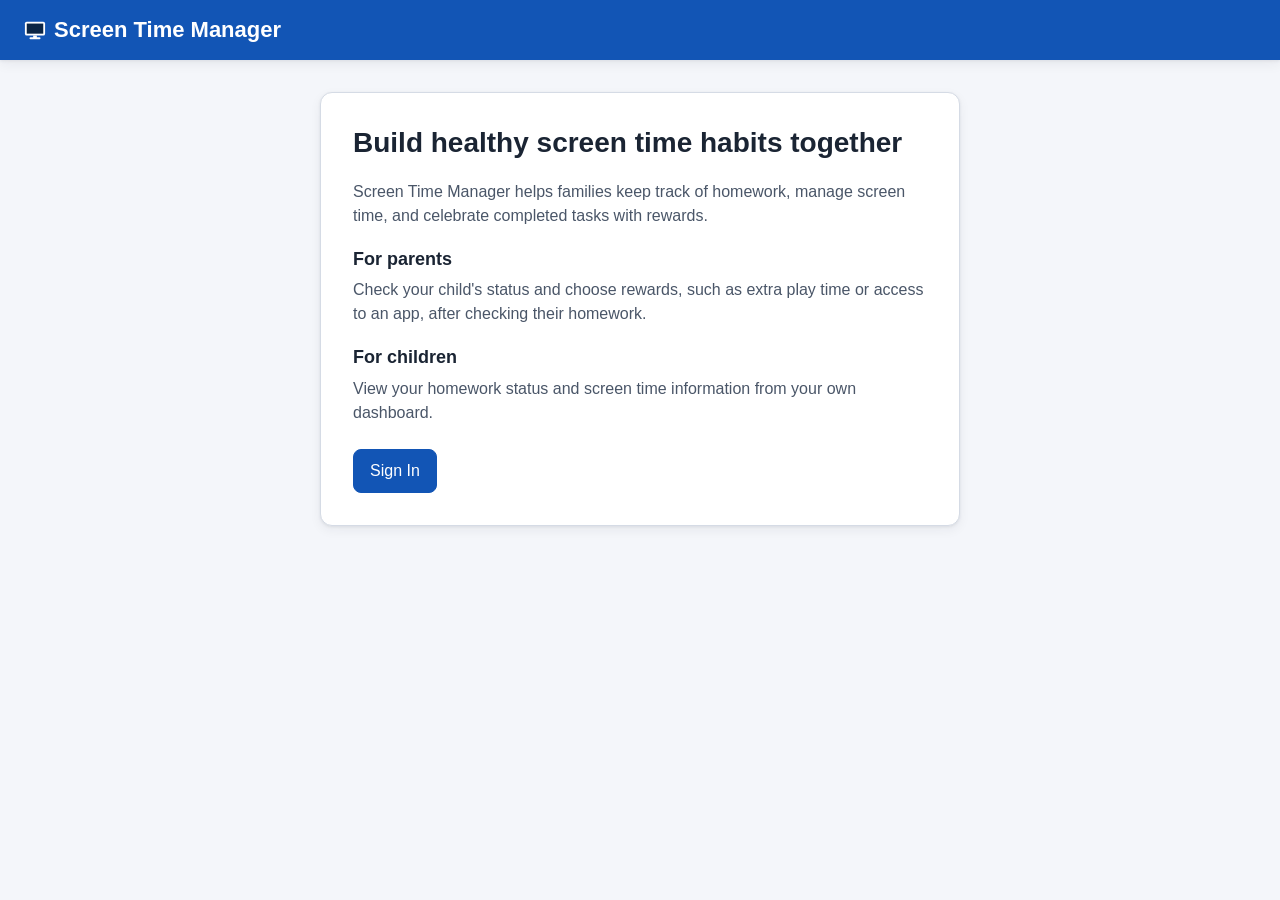
<file: index.html>
<!DOCTYPE html>
<html lang="en">
<head>
    <meta charset="UTF-8">
    <meta name="viewport" content="width=device-width, initial-scale=1.0">
    <title>Welcome - Screen Time Manager</title>
    <link rel="stylesheet" href="style.css">
</head>
<body>
    <header>
        <h1>
            <svg class="header-icon" viewBox="0 0 24 24" aria-hidden="true" focusable="false"><rect x="1" y="3" width="22" height="15" rx="2" fill="#ffffff"/><rect x="3" y="5" width="18" height="11" fill="#0b2545"/><rect x="10" y="18" width="4" height="3" fill="#ffffff"/><rect x="6" y="20" width="12" height="2" rx="1" fill="#ffffff"/></svg>
            Screen Time Manager
        </h1>
    </header>
    <main class="welcome-page">
        <section>
            <h2>Build healthy screen time habits together</h2>
            <p>Screen Time Manager helps families keep track of homework, manage screen time, and celebrate completed tasks with rewards.</p>
            <h3>For parents</h3>
            <p>Check your child's status and choose rewards, such as extra play time or access to an app, after checking their homework.</p>
            <h3>For children</h3>
            <p>View your homework status and screen time information from your own dashboard.</p>
            <a class="sign-in-link" href="login.html">Sign In</a>
        </section>
    </main>
</body>
</html>
</file>
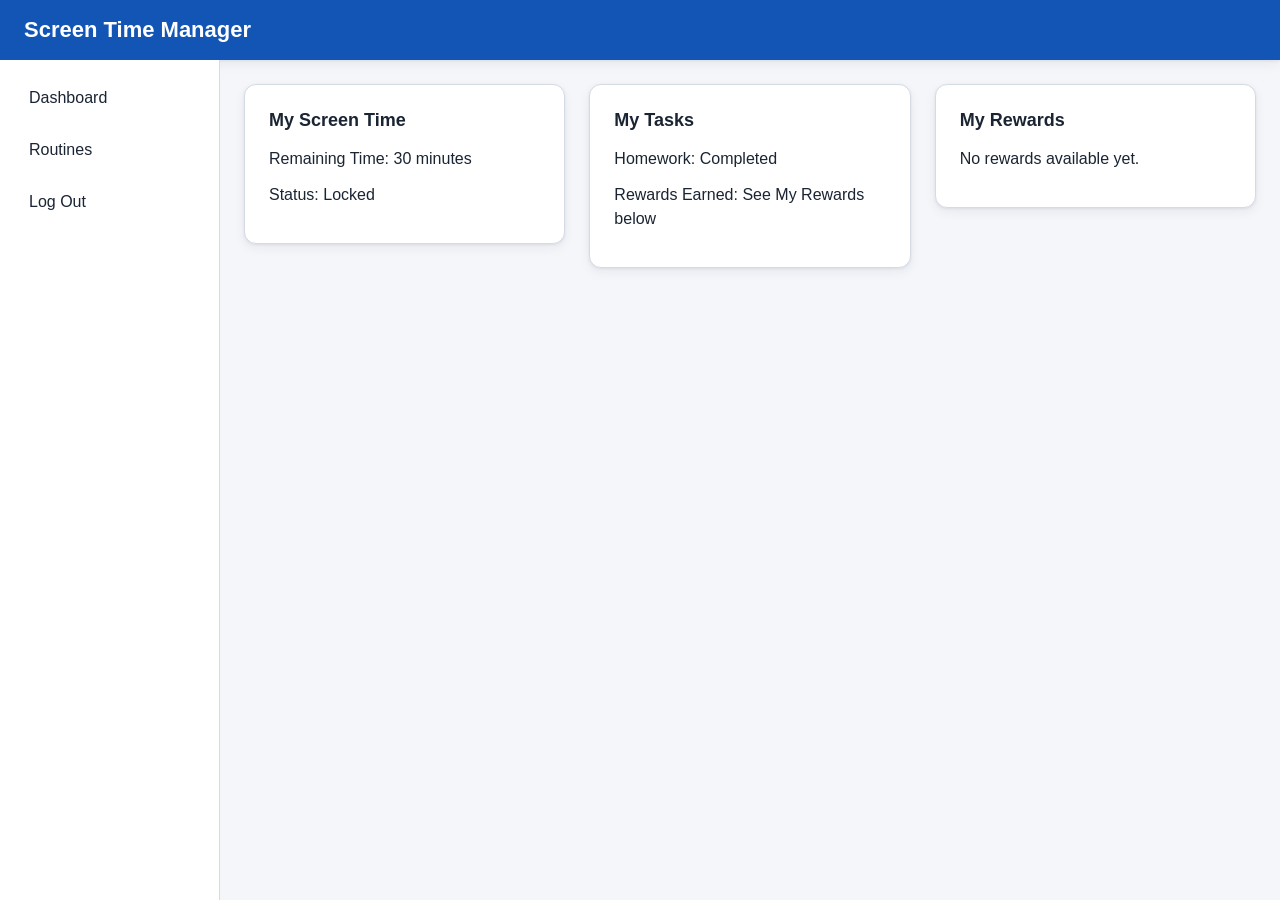
<file: child.html>
<!DOCTYPE html>
<html lang="en">

<!-- Website Tab Title -->
<head>
    <meta charset="UTF-8">
    <meta name="viewport" content="width=device-width, initial-scale=1.0">
    <title>Child Dashboard - Screen Time Manager</title>
    <link rel="stylesheet" href="style.css">
</head>

<!-- Content itself -->
<body>

    <!-- Header Section -->
    <header>
        <h1>Screen Time Manager</h1>
    </header>

    <!-- Main Content Section -->
    <main>

        <!-- Navigation Section -->
        <nav>
            <button>Dashboard</button>
            <button>Routines</button>
            <button onclick="window.location.href='login.html'">Log Out</button>
        </nav>

        <!-- Screen Time Section -->
        <section>
            <h2>My Screen Time</h2>
            <p>Remaining Time: 30 minutes</p>
            <p>Status: Locked</p>
        </section>

        <!-- Tasks Section -->
        <section>
            <h2>My Tasks</h2>
            <p>Homework: Completed</p>
            <p>Rewards Earned: See My Rewards below</p>
        </section>

        <!-- Rewards Section -->
        <section>
            <h2>My Rewards</h2>

            <p id="reward-message">
                No rewards available yet.
            </p>

            <div id="reward-content" class="hidden">
                <p id="reward-description"></p>

                <a id="reward-link"
                href="https://www.youtube.com/"
                target="_blank"
                rel="noopener noreferrer"
                class="hidden">
                    Open YouTube
                </a>
            </div>
        </section>
    </main>

    <script>
        const savedReward = localStorage.getItem("childReward");

        const rewardMessage = document.getElementById("reward-message");
        const rewardContent = document.getElementById("reward-content");
        const rewardDescription = document.getElementById("reward-description");
        const rewardLink = document.getElementById("reward-link");

        if (savedReward) {
            rewardMessage.textContent = "Your parent approved a reward!";
            rewardContent.classList.remove("hidden");

            if (savedReward === "Unlock app") {
                rewardDescription.textContent = "YouTube is now unlocked!";
                rewardLink.classList.remove("hidden");
            } else {
                rewardDescription.textContent =
                    `You received: ${savedReward}`;
            }
        }
    </script>

</body>
</html>
</file>
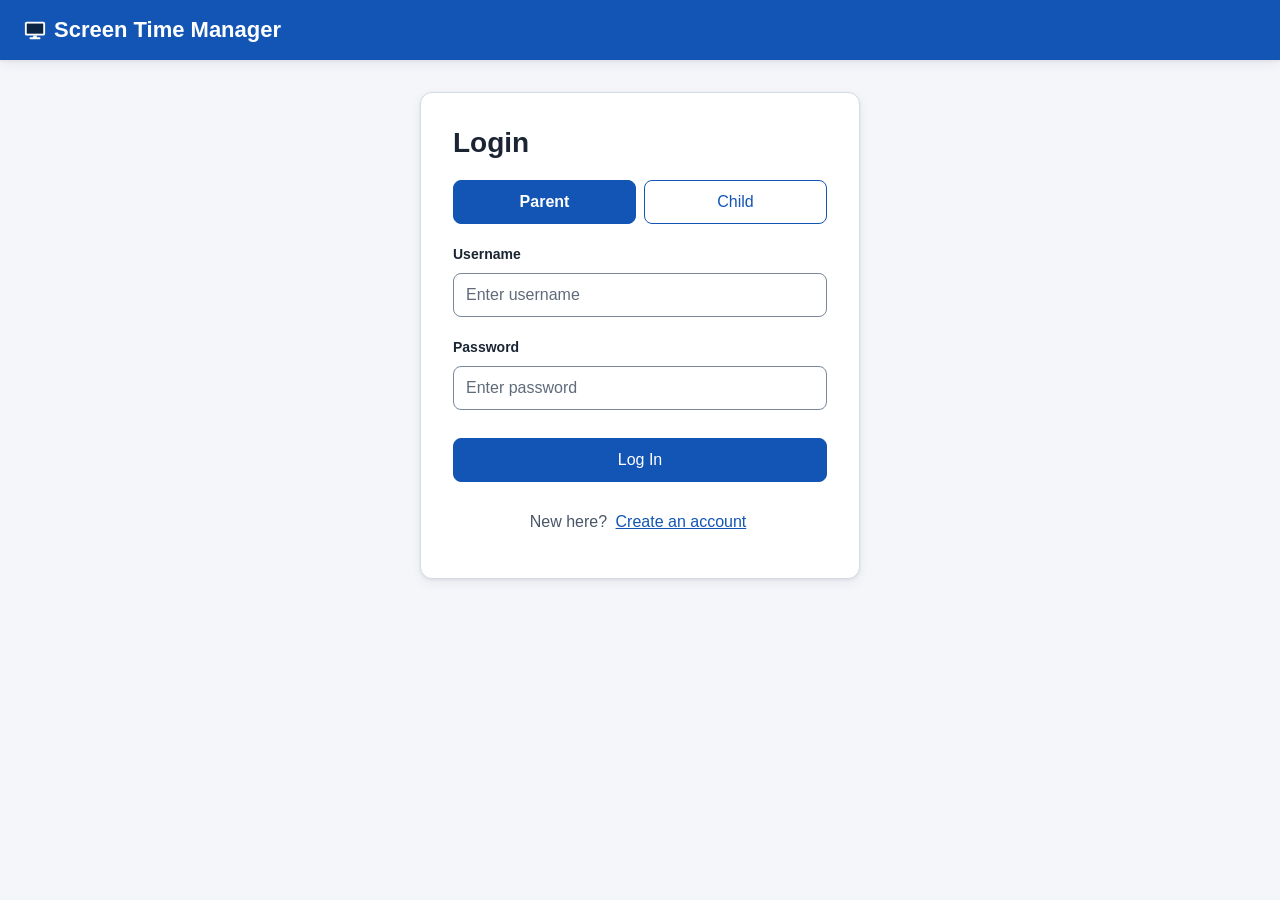
<file: login.html>
<!DOCTYPE html>
<html lang="en">
<head>
    <meta charset="UTF-8">
    <meta name="viewport" content="width=device-width, initial-scale=1.0">
    <title>Login - Screen Time Manager</title>
    <link rel="stylesheet" href="style.css">
</head>

<body>
    <header>
        <h1>
            <svg class="header-icon" viewBox="0 0 24 24" aria-hidden="true" focusable="false"><rect x="1" y="3" width="22" height="15" rx="2" fill="#ffffff"/><rect x="3" y="5" width="18" height="11" fill="#0b2545"/><rect x="10" y="18" width="4" height="3" fill="#ffffff"/><rect x="6" y="20" width="12" height="2" rx="1" fill="#ffffff"/></svg>
            Screen Time Manager
        </h1>
    </header>

    <div class="login-container">
        <h2>Login</h2>

        <div class="login-options">
            <button id="parent-btn" class="active" type="button">Parent</button>
            <button id="child-btn" type="button">Child</button>
        </div>

        <form id="login-form">
            <label for="username">Username</label>
            <input type="text" id="username" placeholder="Enter username" required>

            <div id="password-container">
                <label for="password">Password</label>
                <input type="password" id="password" placeholder="Enter password" required>
            </div>

            <p id="login-error" class="form-error hidden" role="alert"></p>

            <button type="submit" id="login-submit">Log In</button>
        </form>

        <p class="form-link">New here? <a href="signup.html">Create an account</a></p>
    </div>

    <script src="Javascripts/account-storage.js"></script>
    <script src="Javascripts/sign-in-and-sign-out.js"></script>
</body>
</html>
</file>
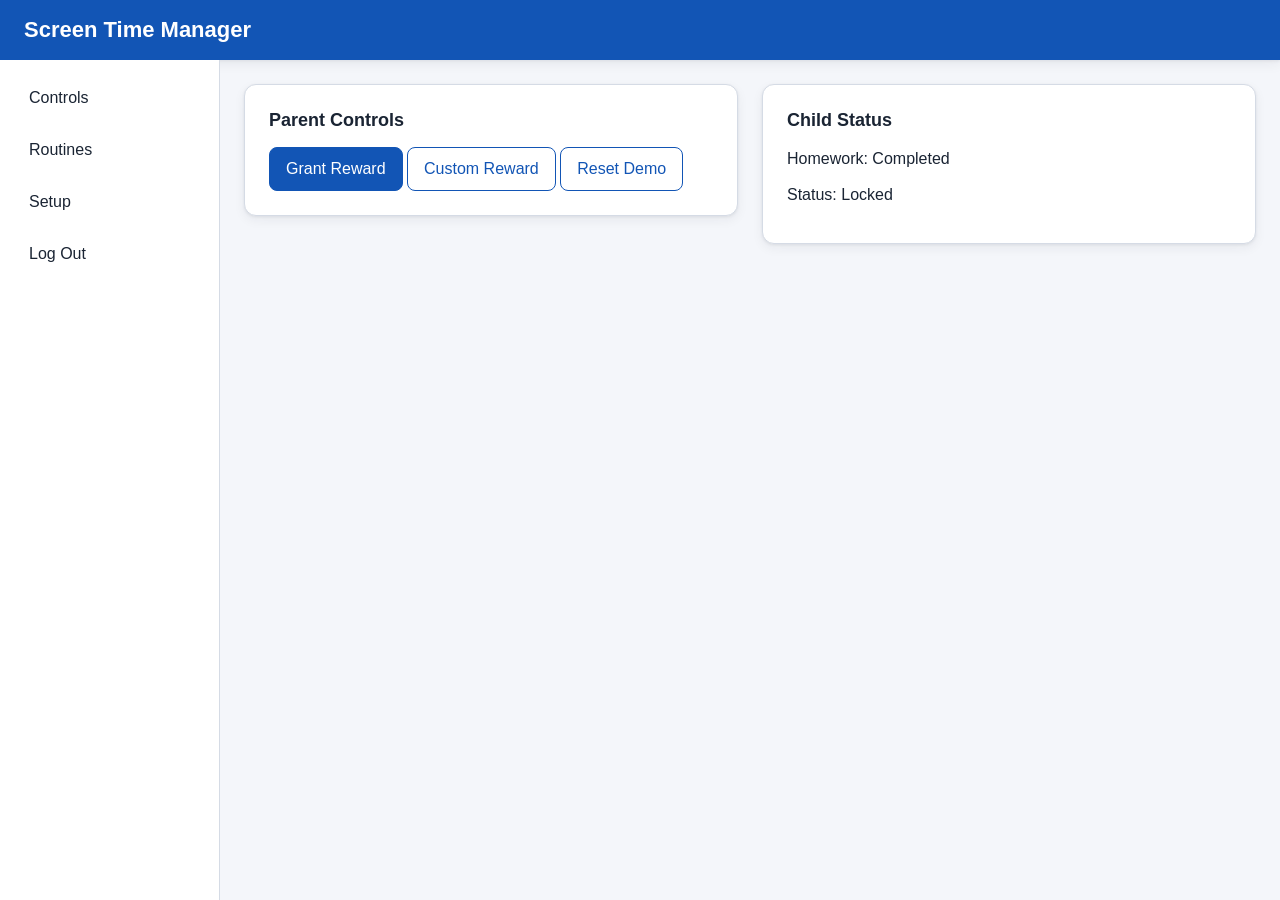
<file: parent.html>
<!DOCTYPE html>
<html lang="en">
<head>
    <meta charset="UTF-8">
    <meta name="viewport" content="width=device-width, initial-scale=1.0">
    <title>Parent Dashboard - Screen Time Manager</title>
    <link rel="stylesheet" href="style.css">
</head>

<body>
    <header>
        <h1>Screen Time Manager</h1>
    </header>

    <main>
        <nav>
            <button>Controls</button>
            <button>Routines</button>
            <button>Setup</button>
            <button onclick="window.location.href='login.html'">Log Out</button>
        </nav>

        <section>
            <h2>Parent Controls</h2>
            <button id="grant-reward">Grant Reward</button>
            <button>Custom Reward</button>
            <button id="reset-demo">Reset Demo</button>
        </section>

        <section>
            <h2>Child Status</h2>
            <p>Homework: Completed</p>
            <p>Status: Locked</p>
        </section>
    </main>
<div id="reward-screen" class="hidden">
    <h2>Grant Privilege</h2>
    <p>Select reward allowance</p>

    <div class="reward-options">
        <button class="reward-option" data-reward="15 minutes">+15 mins play</button>
        <button class="reward-option" data-reward="30 minutes">+30 mins play</button>
        <button class="reward-option" data-reward="Unlock app">Unlock app</button>
    </div>

    <p>Verified: Homework checked by parent</p>
    <p id="selected-reward">No reward selected</p>

    <button id="confirm-reward" disabled>Confirm</button>
    <button id="back-dashboard">Back</button>
</div>
    <script src="script.js"></script>
</body>
</html>
</file>
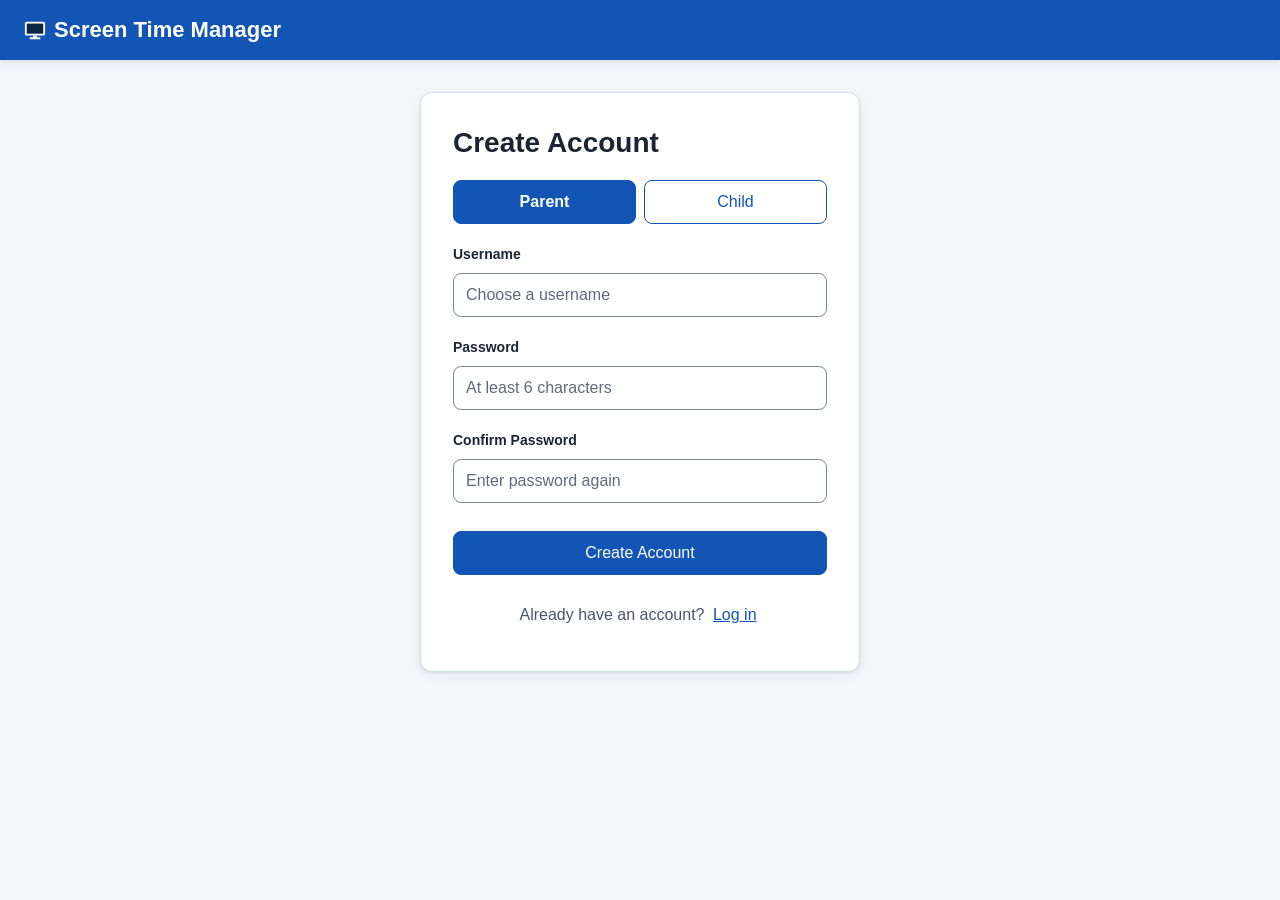
<file: signup.html>
<!DOCTYPE html>
<html lang="en">
<head>
    <meta charset="UTF-8">
    <meta name="viewport" content="width=device-width, initial-scale=1.0">
    <title>Create Account - Screen Time Manager</title>
    <link rel="stylesheet" href="style.css">
</head>

<body>
    <header>
        <h1>
            <svg class="header-icon" viewBox="0 0 24 24" aria-hidden="true" focusable="false"><rect x="1" y="3" width="22" height="15" rx="2" fill="#ffffff"/><rect x="3" y="5" width="18" height="11" fill="#0b2545"/><rect x="10" y="18" width="4" height="3" fill="#ffffff"/><rect x="6" y="20" width="12" height="2" rx="1" fill="#ffffff"/></svg>
            Screen Time Manager
        </h1>
    </header>

    <div class="login-container">
        <h2>Create Account</h2>

        <div class="login-options">
            <button id="parent-btn" class="active" type="button">Parent</button>
            <button id="child-btn" type="button">Child</button>
        </div>

        <form id="signup-form" novalidate>
            <label for="username">Username</label>
            <input type="text" id="username" placeholder="Choose a username">

            <div id="signup-passwords">
                <label for="password">Password</label>
                <input type="password" id="password" placeholder="At least 6 characters">

                <label for="confirm-password">Confirm Password</label>
                <input type="password" id="confirm-password" placeholder="Enter password again">
            </div>

            <p id="signup-error" class="form-error hidden" role="alert"></p>

            <button type="submit" id="signup-submit">Create Account</button>
        </form>

        <p class="form-link">Already have an account? <a href="login.html">Log in</a></p>
    </div>

    <script src="Javascripts/account-storage.js"></script>
    <script src="Javascripts/account-registration.js"></script>
</body>
</html>
</file>
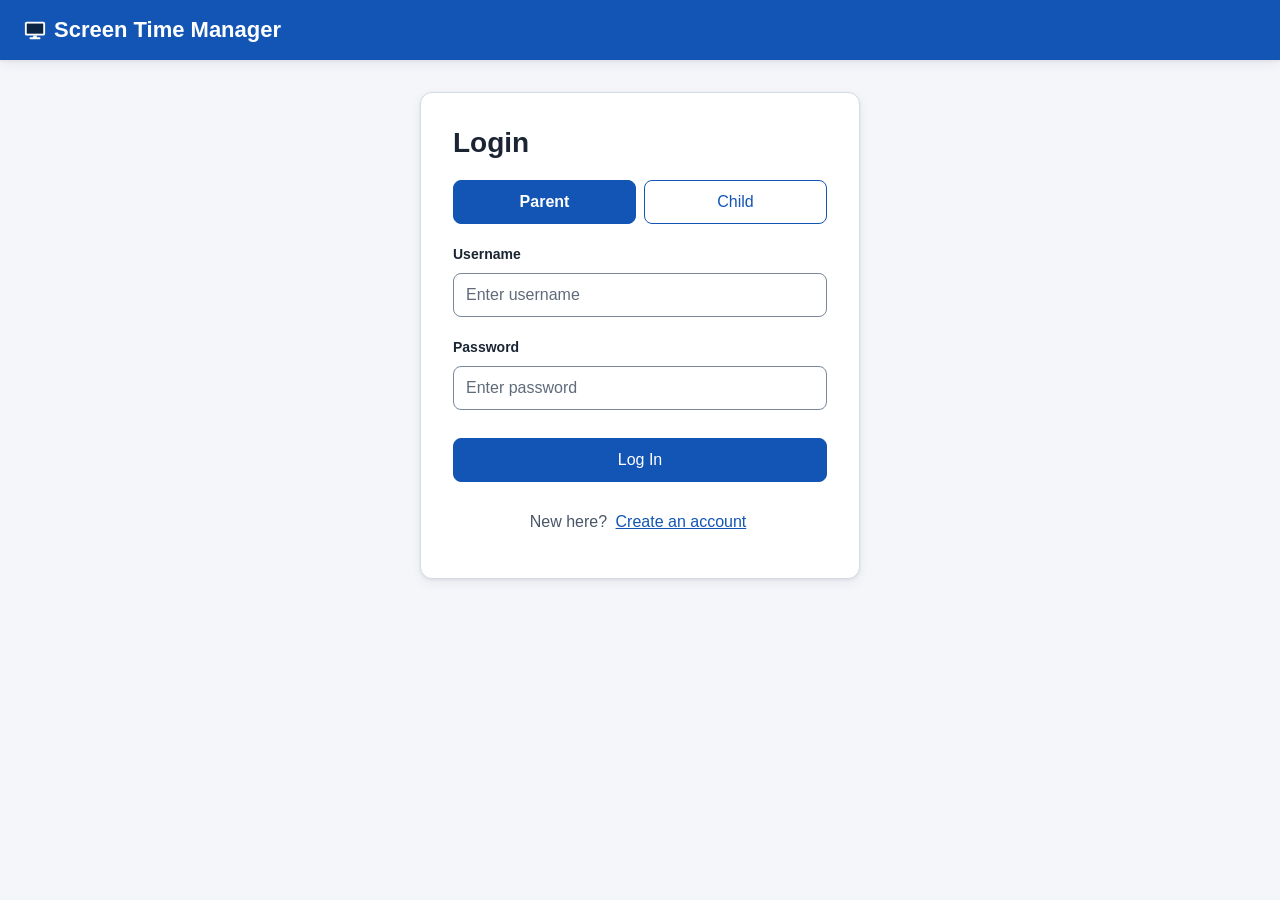
<file: Kids/dashboard.html>
<!DOCTYPE html>
<html lang="en">
<head>
    <meta charset="UTF-8">
    <meta name="viewport" content="width=device-width, initial-scale=1.0">
    <title>Child Dashboard - Screen Time Manager</title>
    <link rel="stylesheet" href="../style.css">
    <link rel="stylesheet" href="child-dashboard.css">
    <script src="../Javascripts/account-storage.js"></script>
    <script>requireRole("child");</script>
</head>
<body class="child-dashboard">
    <header>
        <h1>
            <svg class="header-icon" viewBox="0 0 24 24" aria-hidden="true" focusable="false"><rect x="1" y="3" width="22" height="15" rx="2" fill="#ffffff"/><rect x="3" y="5" width="18" height="11" fill="#0b2545"/><rect x="10" y="18" width="4" height="3" fill="#ffffff"/><rect x="6" y="20" width="12" height="2" rx="1" fill="#ffffff"/></svg>
            Screen Time Manager
        </h1>
    </header>
    <main>
        <nav>
            <button id="child-dashboard-tab" type="button" aria-current="page">Dashboard</button>
            <button type="button" data-logout>Log Out</button>
        </nav>
        <section>
            <h2 id="child-dashboard-heading" tabindex="-1">My Screen Time</h2>
            <p>Available Playtime: <span id="available-minutes">0</span> minutes</p>
            <p>Status: <span id="playtime-status">Locked</span></p>
            <p id="countdown-display" class="hidden">Time Remaining: <span id="countdown">00:00</span></p>
            <button id="start-playtime" class="hidden">Start Playtime</button>
            <p><span id="dashboard-time">No active session</span></p>
            <p id="dashboard-status">Status: Locked</p>
            <p id="session-empty">No session was received. Ask your parent to finish <a href="../Parents/setup.html">Setup</a> and choose “Deploy to Child Session” in this browser.</p>
        </section>
        <section id="child-session" class="hidden">
            <h2 id="child-profile">My Session</h2>
            <p id="child-schedule"></p>
            <div id="child-wind-down" class="hidden" role="status">Wind down: finish your activity and get ready for a break.</div>
            <p id="child-cue" role="status"></p>
            <button type="button" id="enable-chime">Enable Audio Chime</button>
            <h3>Allowed apps</h3>
            <div id="child-apps" class="setup-fields"></div>
            <p>App access is simulated here. Open websites are not controlled by this prototype.</p>
            <button type="button" id="child-end">End Session Early</button>
            <div id="child-end-confirmation" class="hidden">
                <label>Parent PIN (1234) <input id="child-pin" type="password" inputmode="numeric" maxlength="4"></label>
                <button type="button" id="child-confirm-end">Confirm End</button>
                <button type="button" id="child-cancel-end">Cancel</button>
                <p id="child-end-error" role="alert"></p>
            </div>
        </section>
        <section>
            <h2 id="child-routines-heading" tabindex="-1">My Routines and Tasks</h2>
            <div id="child-routines"></div>
            <p>Rewards Earned: See My Rewards below</p>
        </section>
        <section>
            <h2>My Rewards</h2>

            <p id="reward-message">
                No rewards available yet.
            </p>

            <div id="app-options" class="hidden">
                <h3>Choose an App</h3>
                <p>Your parent has unlocked an app! Choose one to open:</p>


                <div class="app-choices">
                    <a data-activity-app="YouTube Kids" href="https://www.youtubekids.com/" target="_blank" rel="noopener noreferrer">YouTube Kids</a>
                    <a data-activity-app="Minecraft Classic" href="https://classic.minecraft.net/" target="_blank" rel="noopener noreferrer">Minecraft Classic</a>
                    <a data-activity-app="Duolingo" href="https://www.duolingo.com/" target="_blank" rel="noopener noreferrer">Duolingo</a>
                    <a data-activity-app="Coolmath Games" href="https://www.coolmathgames.com/" target="_blank" rel="noopener noreferrer">Coolmath Games</a>
                </div>                
            </div>
        </section>
        <p id="activity-notice">Dashboard departures and returns are recorded for your parent.</p>
    </main>

    
    <script>
        const availableMinutes = document.getElementById("available-minutes");
        const playtimeStatus = document.getElementById("playtime-status");
        const countdownDisplay = document.getElementById("countdown-display");
        const countdown = document.getElementById("countdown");
        const startButton = document.getElementById("start-playtime");
        const rewardMessage = document.getElementById("reward-message");
        const appOptions = document.getElementById("app-options");

        function updateDashboard() {
            const minutes = Number(localStorage.getItem("playtimeMinutes") || 0);
            const appsUnlocked = localStorage.getItem("appsUnlocked") === "true";
            const endTime = Number(localStorage.getItem("playtimeEndTime") || 0);

            availableMinutes.textContent = minutes;
            appOptions.classList.toggle("hidden", !appsUnlocked);

            if (appsUnlocked || minutes > 0 || endTime > 0) {
                rewardMessage.textContent = "Your parent approved a reward!";
            } else {
                rewardMessage.textContent = "No rewards available yet.";
            }

            if (endTime > 0) {
                const remaining = Math.max(0, Math.ceil((endTime - Date.now()) / 1000));

                if (remaining > 0) {
                    const mins = Math.floor(remaining / 60);
                    const secs = remaining % 60;

                    countdown.textContent =
                        `${String(mins).padStart(2, "0")}:${String(secs).padStart(2, "0")}`;

                    countdownDisplay.classList.remove("hidden");
                    startButton.classList.add("hidden");
                    playtimeStatus.textContent = "Playing";
                } else {
                    localStorage.removeItem("playtimeEndTime");
                    countdownDisplay.classList.add("hidden");
                    playtimeStatus.textContent = "Playtime finished!";
                    updateDashboard();
                }
            } else {
                countdownDisplay.classList.add("hidden");
                playtimeStatus.textContent = "Locked";
                startButton.classList.toggle("hidden", minutes <= 0);
            }
        }

        startButton.addEventListener("click", () => {
            const minutes = Number(localStorage.getItem("playtimeMinutes") || 0);

            if (minutes <= 0) {
                return;
            }

            const endTime = Date.now() + minutes * 60 * 1000;

            localStorage.setItem("playtimeEndTime", endTime);
            localStorage.setItem("playtimeMinutes", "0");

            updateDashboard();
        });

        updateDashboard();
        setInterval(updateDashboard, 1000);
    </script>


    <script src="../Javascripts/routine-storage.js"></script>
    <script src="../Javascripts/child-routines.js"></script>
    <script src="../Javascripts/child-session-controls.js?v=2"></script>
    <script src="../Javascripts/child-activity-tracker.js?v=2"></script>
    <script src="../Javascripts/sign-in-and-sign-out.js"></script>
</body>
</html>
</file>
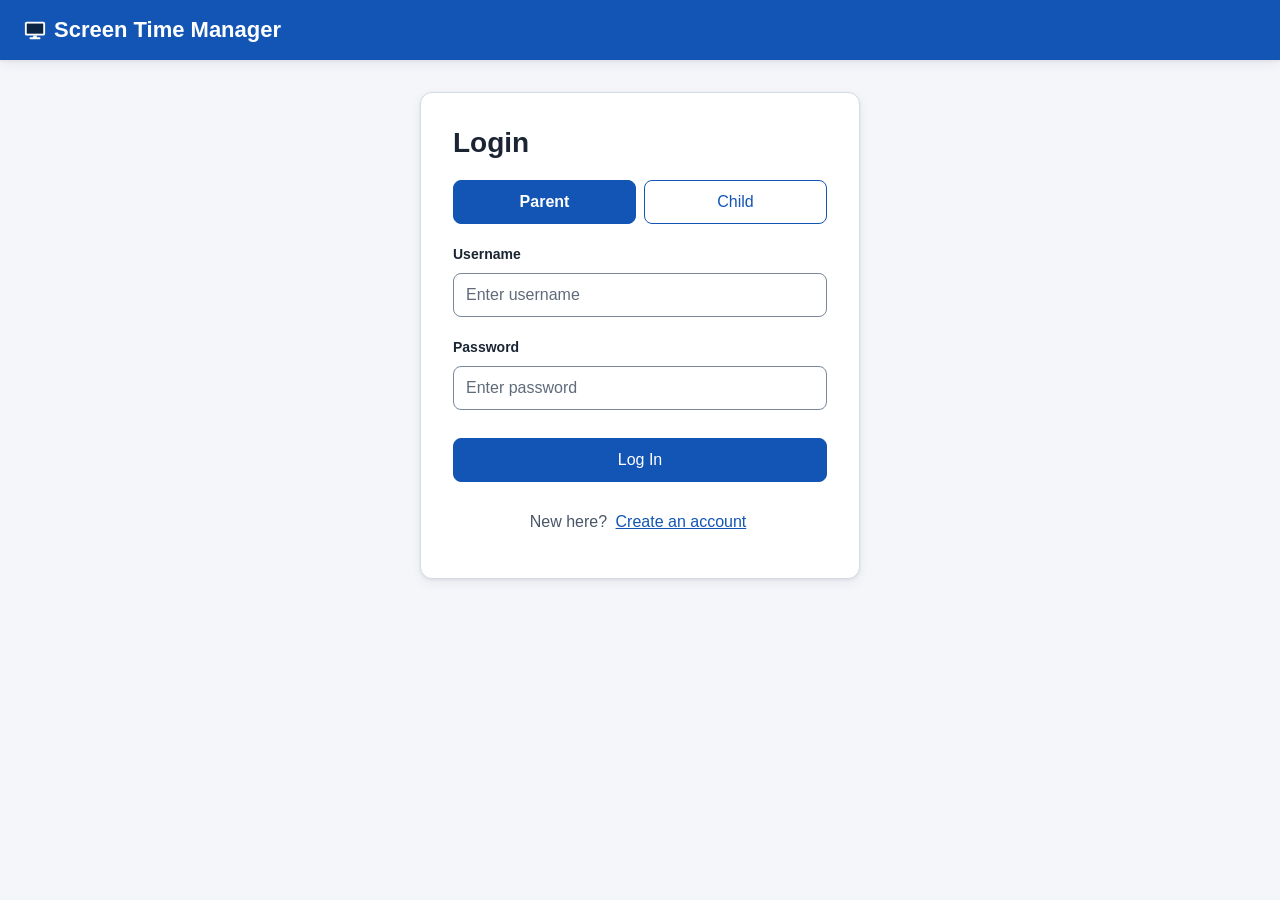
<file: Parents/controls.html>
<!DOCTYPE html>
<html lang="en">
<head>
    <meta charset="UTF-8">
    <meta name="viewport" content="width=device-width, initial-scale=1.0">
    <title>Parent Dashboard - Screen Time Manager</title>
    <link rel="stylesheet" href="../style.css">
    <link rel="stylesheet" href="controls.css">
    <script src="../Javascripts/account-storage.js"></script>
    <script>requireRole("parent");</script>
</head>

<body>

    <header>
        <h1>
            <svg class="header-icon" viewBox="0 0 24 24" aria-hidden="true" focusable="false"><rect x="1" y="3" width="22" height="15" rx="2" fill="#ffffff"/><rect x="3" y="5" width="18" height="11" fill="#0b2545"/><rect x="10" y="18" width="4" height="3" fill="#ffffff"/><rect x="6" y="20" width="12" height="2" rx="1" fill="#ffffff"/></svg>
            Screen Time Manager
        </h1>
    </header>
    <main>
        <nav>
            <button onclick="window.location.href='controls.html'" aria-current="page">Controls</button>
            <button onclick="window.location.href='Routines/mainpage.html'">Routines</button>
            <button onclick="window.location.href='setup.html'">Setup</button>
            <button type="button" data-logout>Log Out</button>
        </nav>

        <section>
            <h2>Parent Controls</h2>
            <button id="grant-reward">Grant Reward</button>
            <button type="button" aria-disabled="true" aria-label="Custom Reward, coming soon" data-tooltip="Coming soon">Custom Reward</button>
            <button id="reset-demo">Reset Demo</button>
        </section>

        <section>
            <h2>Child Status</h2>

 <div class="status-row">
    <span>Homework</span>
    <span class="status-badge completed">Completed</span>
</div>

<div class="status-row">
    <span>Screen Time</span>
    <span class="status-badge locked" id="child-lock-status">Locked</span>
</div>

        </section>
        <section class="child-activity-panel">
            <h2>Child Dashboard Activity</h2>
            <p>Records when the child dashboard loses focus or becomes hidden, and when the child returns. This includes opening allowed apps.</p>
            <p>History is shared only within this browser and site. Closing or switching apps does not reveal which app was opened.</p>
            <p id="child-activity-status" role="status"></p>
            <ol id="child-activity-list"></ol>
        </section>
<div id="reward-screen" class="hidden">
    <h2>Grant Privilege</h2>
    <p>Select reward allowance</p>

    <div class="reward-options">
        <button class="reward-option" data-reward="15 minutes">+15 mins play</button>
        <button class="reward-option" data-reward="30 minutes">+30 mins play</button>
        <button class="reward-option" data-reward="Unlock app">Unlock app</button>
    </div>

    <p>Verified: Homework checked by parent</p>
    <p id="selected-reward">No reward selected</p>

    <button id="confirm-reward" disabled>Confirm</button>
    <button id="back-dashboard">Back</button>
</div>
    </main>
    <script src="../Javascripts/parent-reward-controls.js"></script>
    <script src="../Javascripts/parent-activity-log.js?v=2"></script>
    <script src="../Javascripts/sign-in-and-sign-out.js"></script>
</body>
</html>
</file>
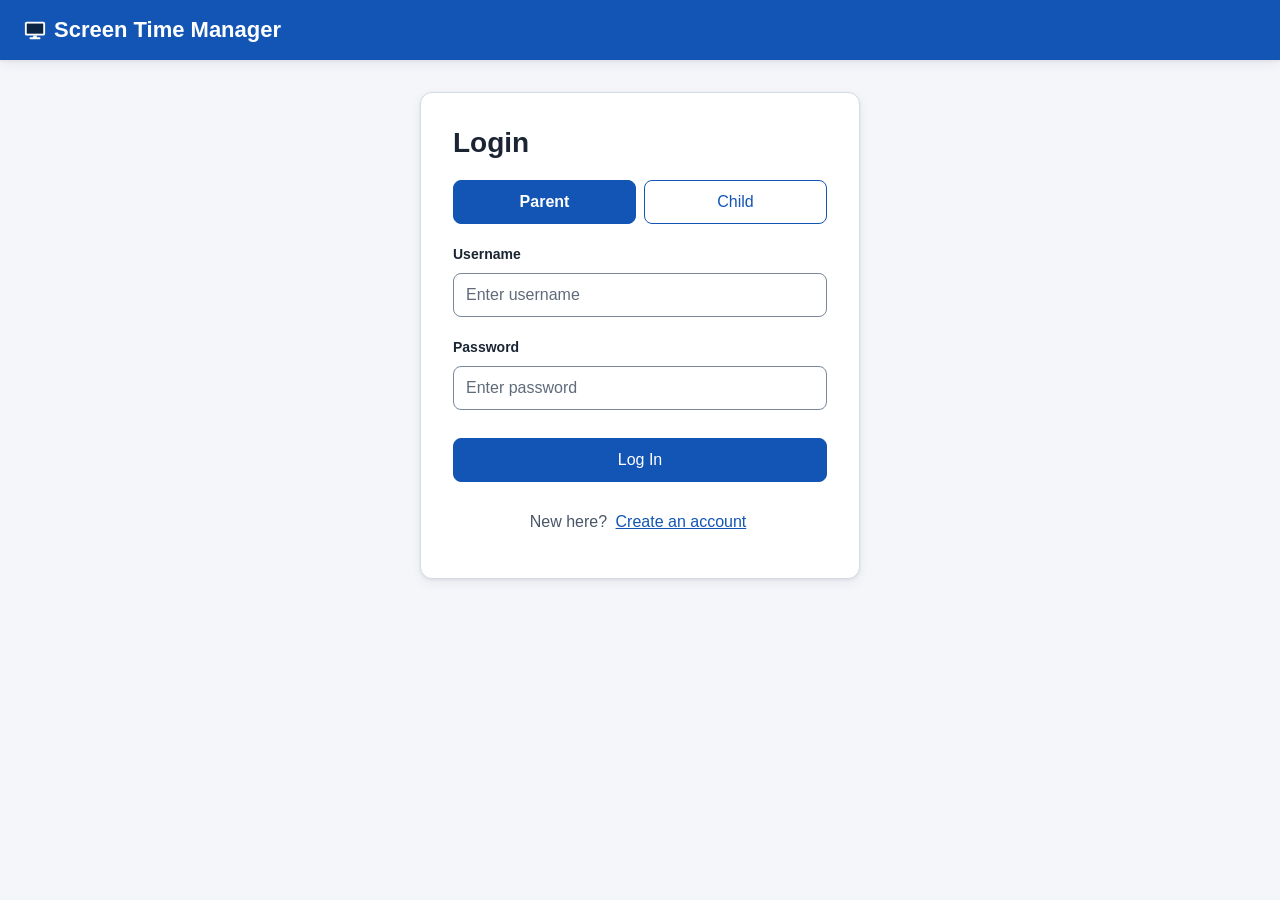
<file: Parents/setup.html>
<!DOCTYPE html>
<html lang="en">
<head>
    <meta charset="UTF-8">
    <meta name="viewport" content="width=device-width, initial-scale=1.0">
    <title>Setup - Screen Time Manager</title>
    <link rel="stylesheet" href="../style.css">
    <script src="../Javascripts/account-storage.js"></script>
    <script>requireRole("parent");</script>
</head>

<body>
    <header>
        <h1>
            <svg class="header-icon" viewBox="0 0 24 24" aria-hidden="true" focusable="false"><rect x="1" y="3" width="22" height="15" rx="2" fill="#ffffff"/><rect x="3" y="5" width="18" height="11" fill="#0b2545"/><rect x="10" y="18" width="4" height="3" fill="#ffffff"/><rect x="6" y="20" width="12" height="2" rx="1" fill="#ffffff"/></svg>
            Screen Time Manager
        </h1>
    </header>

    <main class="setup-page">
        <nav>
            <button onclick="window.location.href='controls.html'">Controls</button>
            <button onclick="window.location.href='Routines/mainpage.html'">Routines</button>
            <button onclick="window.location.href='setup.html'" aria-current="page">Setup</button>
            <button type="button" data-logout>Log Out</button>
        </nav>

        <section class="setup-panel">
            <p id="setup-progress" role="status"></p>
            <div data-step="0">
                <h2 tabindex="-1">Enter parent PIN</h2>
                <p>Unlock setup to create a focused session. Prototype PIN: <strong>1234</strong></p>
                <label for="setup-pin">Parent PIN</label>
                <input id="setup-pin" type="password" inputmode="numeric" maxlength="4" autocomplete="off">
            </div>
            <div data-step="1" class="hidden">
                <h2 tabindex="-1">Allowed apps</h2>
                <p>Choose the apps available on the child dashboard.</p>
                <div class="setup-fields">
                    <label><input id="allow-duolingo" type="checkbox" checked> Duolingo (duolingo.com)</label>
                    <label><input id="allow-youtube" type="checkbox"> YouTube Kids</label>
                    <label><input id="allow-minecraft" type="checkbox"> Minecraft Classic (classic.minecraft.net)</label>
                    <label><input id="allow-coolmath" type="checkbox"> Coolmath Games (coolmathgames.com)</label>
                </div>
            </div>
            <div data-step="2" class="hidden">
                <h2 tabindex="-1">Set active hours</h2>
                <div class="setup-fields">
                    <label>Daily start time <input id="session-start" type="time" value="15:00" required></label>
                    <label>Duration in minutes <input id="session-duration" type="number" min="1" max="180" value="30" required></label>
                </div>
                <p>Deployment starts the session immediately. The daily start time is saved with the profile.</p>
            </div>
            <div data-step="3" class="hidden">
                <h2 tabindex="-1">Transition cues</h2>
                <div class="setup-fields">
                    <label><input id="cue-visual" type="checkbox" checked> Visual wind-down with 5 minutes remaining</label>
                    <label><input id="cue-audio" type="checkbox" checked> Audio chime with 2 minutes remaining</label>
                </div>
            </div>
            <div data-step="4" class="hidden">
                <h2 tabindex="-1">Focus modes</h2>
                <div class="setup-fields">
                    <label><input id="focus-hide" type="checkbox" checked> Hide child dashboard navigation during the session</label>
                    <label><input id="focus-motion" type="checkbox" checked> Reduce animations</label>
                </div>
            </div>
            <div data-step="5" class="hidden">
                <h2 tabindex="-1">Ready to deploy</h2>
                <label>Profile name <input id="profile-name" value="Profile 1" maxlength="60" required></label>
                <p>Deployment opens the child dashboard. Sign in with a child account to use the saved session.</p>
                <dl id="profile-summary"></dl>
                <p id="save-status" role="status"></p>
            </div>
            <p id="setup-error" role="alert"></p>
            <div id="setup-navigation" class="setup-actions">
                <button id="setup-back" type="button">Back</button>
                <button id="setup-next" type="button">Confirm PIN</button>
            </div>
        </section>
    </main>

    <script src="../Javascripts/session-setup.js"></script>
    <script src="../Javascripts/sign-in-and-sign-out.js"></script>
</body>
</html>
</file>
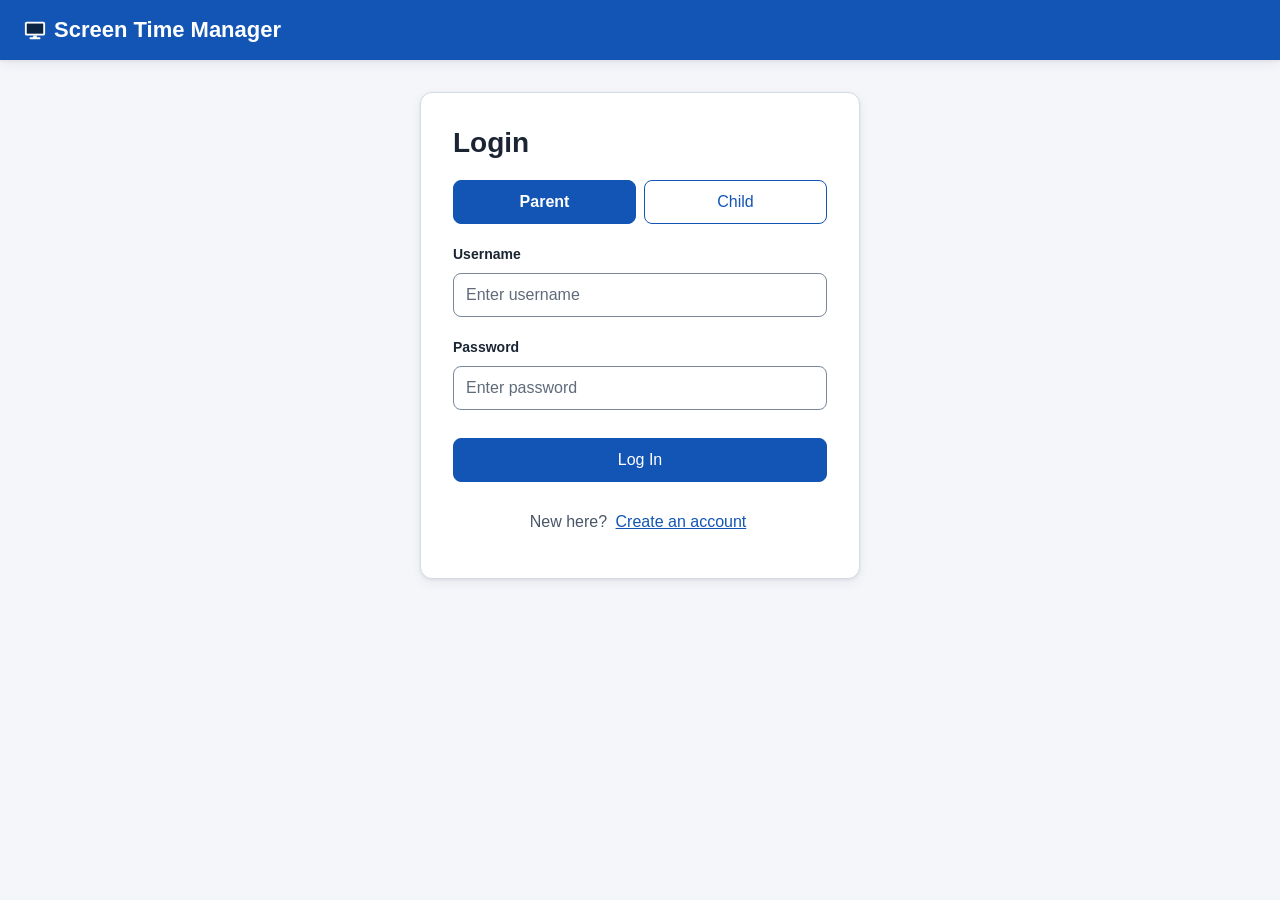
<file: Parents/Routines/mainpage.html>
<!DOCTYPE html>

<html lang="en">

<head>
    <meta charset="UTF-8">
    <meta name="viewport" content="width=device-width, initial-scale=1.0">
    <title>Parent Dashboard - Screen Time Manager</title>
    <link rel="stylesheet" href="../../style.css">
    <script src="../../Javascripts/account-storage.js"></script>
    <script>requireRole("parent");</script>
</head>



<body>

    <header>
        <h1>
            <svg class="header-icon" viewBox="0 0 24 24" aria-hidden="true" focusable="false"><rect x="1" y="3" width="22" height="15" rx="2" fill="#ffffff"/><rect x="3" y="5" width="18" height="11" fill="#0b2545"/><rect x="10" y="18" width="4" height="3" fill="#ffffff"/><rect x="6" y="20" width="12" height="2" rx="1" fill="#ffffff"/></svg>
            Screen Time Manager
        </h1>
    </header>

    <main class="routines-page">

        <nav>
            <button onclick="window.location.href='../controls.html'">Controls</button>
            <button onclick="window.location.href='mainpage.html'" aria-current="page">Routines</button>
            <button onclick="window.location.href='../setup.html'">Setup</button>
            <button type="button" data-logout>Log Out</button>
        </nav>

        <section>
            <h2>Daily Routines</h2>

            <div id="routine-list">

                <table>

                    <thead>

                        <tr>
                            <th>Routine Name</th>
                            <th>Status</th>
                        </tr>

                    </thead>
                    <tbody id="routine-table-body"></tbody>

                </table>
            </div>
            <p id="routine-empty" role="status"></p>
            <button id="create-routine" class="create-routine-button">+ Create New Routine</button>

        </section>

    </main>
    <script src="../../Javascripts/routine-storage.js"></script>
    <script src="../../Javascripts/routine-status.js"></script>
    <script src="../../Javascripts/sign-in-and-sign-out.js"></script>
</body>

</html>
</file>
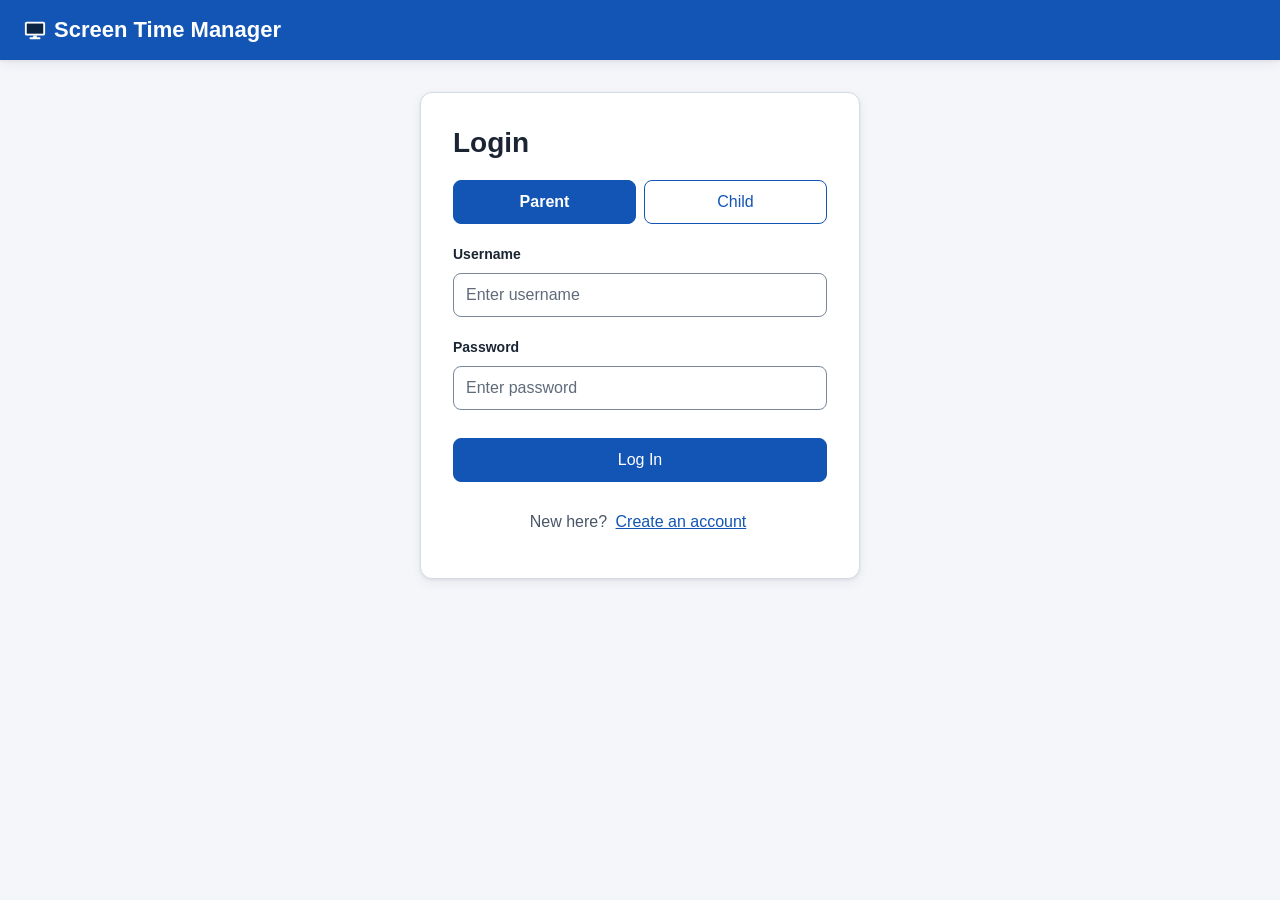
<file: Parents/Routines/obligations.html>
<!DOCTYPE html>

<html lang="en">

    <head>
        <meta charset="UTF-8">
        <meta name="viewport" content="width=device-width, initial-scale=1.0">
        <title>Parent Dashboard - Screen Time Manager - Configure 1: Obligations</title>
        <link rel="stylesheet" href="../../style.css">
        <script src="../../Javascripts/account-storage.js"></script>
        <script>requireRole("parent");</script>
    </head>

    <body>
        <header>
            <h1>
                <svg class="header-icon" viewBox="0 0 24 24" aria-hidden="true" focusable="false"><rect x="1" y="3" width="22" height="15" rx="2" fill="#ffffff"/><rect x="3" y="5" width="18" height="11" fill="#0b2545"/><rect x="10" y="18" width="4" height="3" fill="#ffffff"/><rect x="6" y="20" width="12" height="2" rx="1" fill="#ffffff"/></svg>
                Configure 1: Obligations
            </h1>
        </header>

        <main class="routine-step">
            <section>
                <h2>
                    Select Required Tasks:
                </h2>

                <label>Routine name <input id="routine-name" maxlength="80" required></label>
                <label>Assign to child <select id="routine-child"></select></label>
                <div class="task-options">
                    <button id="isitSelected1" class="task-not-selected" aria-pressed="false"></button>
                    <button id="isitSelected2" class="task-not-selected" aria-pressed="false"></button>
                    <button id="isitSelected3" type="button" aria-disabled="true" aria-label="Add Custom Task, coming soon" data-tooltip="Coming soon">Add Custom Task</button>
                </div>

                <p id="routine-error" role="alert"></p>
                <div class="routine-step-actions">
                    <button type="button" onclick="window.location.href='mainpage.html'">Back</button>
                    <button type="button" onclick="window.location.href='mainpage.html'">Back To Routines</button>
                    <button type="button" id="routine-next">Next</button>
                </div>
            </section>
        </main>

        <script src="../../Javascripts/routine-storage.js"></script>
    <script src="../../Javascripts/routine-task-selection.js"></script>
    </body>

</html>
</file>
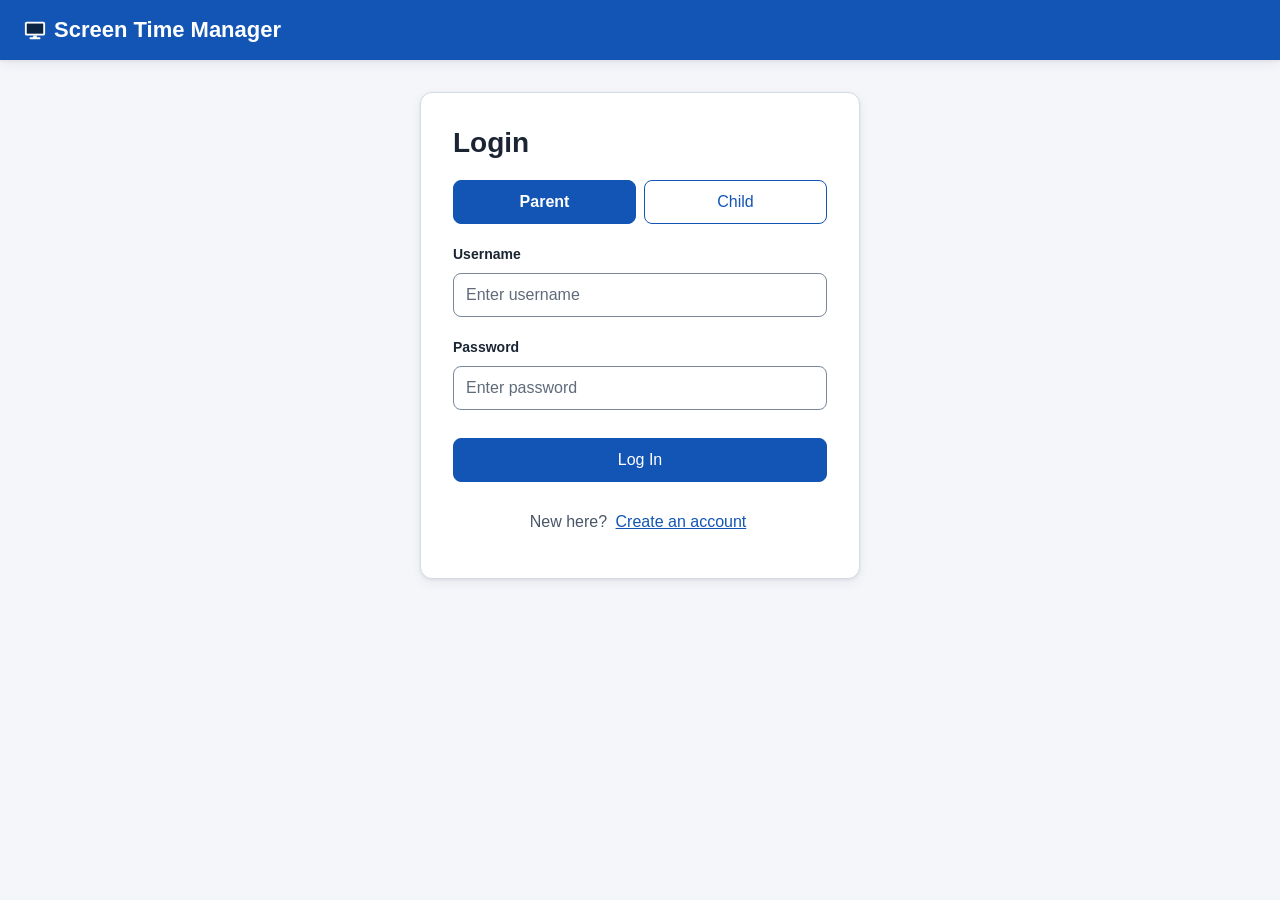
<file: Parents/Routines/pair_rewards.html>
<!DOCTYPE html>

<html lang="en">

    <head>
        <meta charset="UTF-8">
        <meta name="viewport" content="width=device-width, initial-scale=1.0">
        <title>Parent Dashboard - Screen Time Manager - Configure 2: Pair Rewards</title>
        <link rel="stylesheet" href="../../style.css">
        <script src="../../Javascripts/account-storage.js"></script>
        <script>requireRole("parent");</script>
    </head>

    <body>
        <header>
            <h1>
                <svg class="header-icon" viewBox="0 0 24 24" aria-hidden="true" focusable="false"><rect x="1" y="3" width="22" height="15" rx="2" fill="#ffffff"/><rect x="3" y="5" width="18" height="11" fill="#0b2545"/><rect x="10" y="18" width="4" height="3" fill="#ffffff"/><rect x="6" y="20" width="12" height="2" rx="1" fill="#ffffff"/></svg>
                Configure 2: Pair Rewards
            </h1>
        </header>

        <main class="routine-step">
            <section>
                <div class="reward-tiles">
                    <button id="reward1" class="reward-not-selected" aria-pressed="false"></button>
                    <button id="reward2" class="reward-not-selected" aria-pressed="false"></button>
                    <button id="reward3" class="reward-not-selected" aria-pressed="false"></button>
                </div>

                <form id="allowance-form">
                    <label for="allowance">Allowance:</label> <input type="number" min="1" max="180" step="1" required name="Allowance:" id="allowance"> minutes
                </form>

                <p id="routine-error" role="alert"></p>
                <div class="routine-step-actions">
                    <button type="button" onclick="window.location.href='obligations.html'">
                        Back
                    </button>
                    <button type="button" onclick="window.location.href='mainpage.html'">Back To Routines</button>
                    <button type="button" id="routine-next">Next</button>
                </div>
            </section>
        </main>

        <script src="../../Javascripts/routine-storage.js"></script>
    <script src="../../Javascripts/routine-reward-selection.js"></script>
    </body>

</html>
</file>
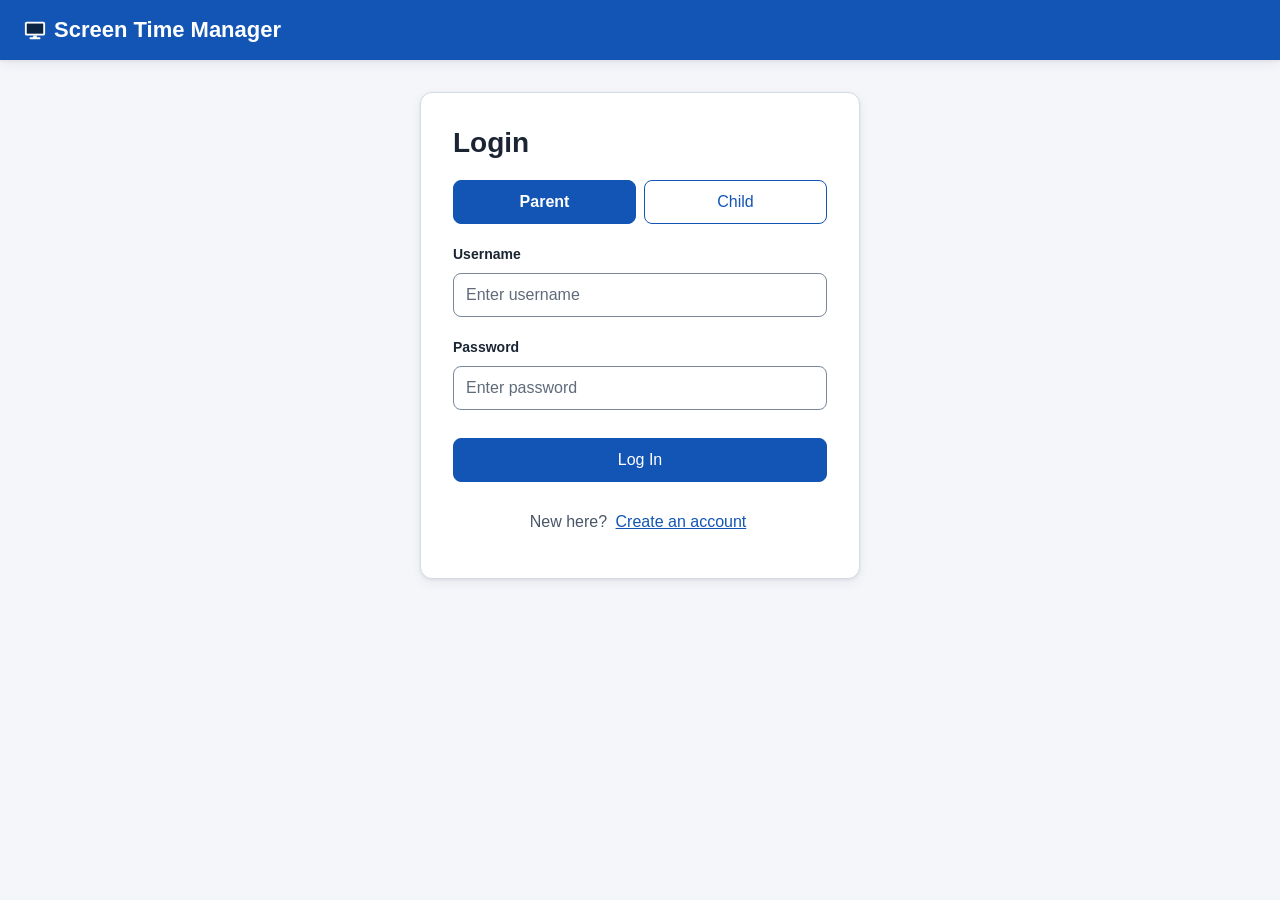
<file: Parents/Routines/verification.html>
<!DOCTYPE html>

<html lang="en">

    <head>
        <meta charset="UTF-8">
        <meta name="viewport" content="width=device-width, initial-scale=1.0">
        <title>Parent Dashboard - Screen Time Manager - Configure 3: Verification</title>
        <link rel="stylesheet" href="../../style.css">
        <script src="../../Javascripts/account-storage.js"></script>
        <script>requireRole("parent");</script>
    </head>

    <body>
        <header>
            <h1>
                <svg class="header-icon" viewBox="0 0 24 24" aria-hidden="true" focusable="false"><rect x="1" y="3" width="22" height="15" rx="2" fill="#ffffff"/><rect x="3" y="5" width="18" height="11" fill="#0b2545"/><rect x="10" y="18" width="4" height="3" fill="#ffffff"/><rect x="6" y="20" width="12" height="2" rx="1" fill="#ffffff"/></svg>
                Configure 3: Verification
            </h1>
        </header>

        <main class="routine-step">
            <section>
                <h2>
                    Who Approves Task Completion?
                </h2>

                <form id="verification-form" class="choice-list">
                    <label><input type="radio" name="verification" value="Parent PIN"> Parent PIN (demo PIN: 1234)</label>
                    <label><input type="radio" name="verification" value="Parent Sign-Off"> Parent Sign-Off</label>
                    <label><input type="radio" name="verification" value="Honor System"> Honor System</label>
                </form>

                <p id="routine-error" role="alert"></p>
                <div class="routine-step-actions">
                    <button type="button" onclick="window.location.href='pair_rewards.html'">Back</button>
                    <button type="button" onclick="window.location.href='mainpage.html'">Back To Routines</button>
                    <button type="button" id="save-routine">Save & Activate Routine</button>
                </div>
            </section>
        </main>

        <script src="../../Javascripts/routine-storage.js"></script>
    <script src="../../Javascripts/routine-verification.js"></script>
    </body>

</html>
</file>
<file: style.css>
/* ==========================================================================
   Design tokens: use these variables instead of hard-coded values
   ========================================================================== */
:root {
    /* Brand */
    --color-primary: #1255b5;
    --color-primary-hover: #0e4592;
    --color-primary-active: #0b3674;
    --color-primary-soft: #dbe7fb;
    --color-on-primary: #ffffff;

    /* Surfaces and borders */
    --color-bg: #f4f6fa;
    --color-surface: #ffffff;
    --color-surface-muted: #f4f6fa;
    --color-border: #d5dbe5;
    --color-border-strong: #7a8699;

    /* Text */
    --color-text: #1a2433;
    --color-text-muted: #4a5668;
    --color-placeholder: #5f6b7a;

    /* States */
    --color-focus: #1255b5;
    --color-disabled-bg: #e6e9ef;
    --color-disabled-text: #5b6575;
    --color-success: #16723b;
    --color-success-soft: #e3f5e9;
    --color-danger: #a11919;
    --color-danger-soft: #fbe3e3;

    /* Kid dashboard (Swara's palette, used by Kids/child-dashboard.css) */
    --kid-bg: #f7f5ff;
    --kid-text: #334155;
    --kid-purple: #6d28d9;
    --kid-purple-bright: #7c3aed;
    --kid-purple-dark: #5b21b6;
    --kid-purple-darker: #4c1d95;
    --kid-purple-soft: #ede9fe;
    --kid-purple-border: #e9d5ff;
    --kid-header-end: #3b82f6;
    --kid-blue: #1d4ed8;
    --kid-blue-soft: #eff6ff;
    --kid-blue-border: #bfdbfe;
    --kid-green: #15803d;
    --kid-green-soft: #f0fdf4;
    --kid-green-border: #bbf7d0;
    --kid-amber: #b45309;
    --kid-amber-soft: #fffbeb;
    --kid-amber-border: #fde68a;
    --kid-shadow: 0 8px 24px rgba(109, 40, 217, 0.08);
    --kid-font-family: "Trebuchet MS", Arial, sans-serif;

    /* Spacing */
    --space-1: 4px;
    --space-2: 8px;
    --space-3: 12px;
    --space-4: 16px;
    --space-5: 20px;
    --space-6: 24px;
    --space-7: 28px;
    --space-8: 32px;

    /* Radius */
    --radius-sm: 6px;
    --radius-md: 8px;
    --radius-lg: 12px;
    --radius-xl: 14px;
    --radius-2xl: 22px;
    --radius-pill: 999px;

    /* Shadows */
    --shadow-sm: 0 1px 2px rgba(26, 36, 51, 0.08);
    --shadow-md: 0 1px 3px rgba(26, 36, 51, 0.08), 0 4px 12px rgba(26, 36, 51, 0.06);

    /* Type */
    --font-family: -apple-system, BlinkMacSystemFont, "Segoe UI", Roboto, "Helvetica Neue", Arial, sans-serif;
    --font-size-sm: 14px;
    --font-size-md: 16px;
    --font-size-lg: 18px;
    --font-size-xl: 22px;
    --font-size-2xl: 28px;
    --font-weight-medium: 500;
    --font-weight-semibold: 600;
    --font-weight-bold: 700;
    --font-weight-heavy: 800;
    --line-height: 1.5;
    --line-height-tight: 1.25;
    --line-height-loose: 1.8;

    /* Sizing */
    --target-size: 44px;
    --check-size: 20px;
    --sidebar-width: 220px;
    --panel-min-width: 280px;
    --tile-min-width: 180px;
    --tile-min-height: 200px;
    --form-width: 440px;
    --content-width: 640px;
    --step-width: 880px;
    --input-short-width: 8em;
    --activity-list-height: 360px;
    --border-width: 1px;
    --border-width-thick: 2px;
    --accent-width: 4px;
    --focus-width: 3px;
    --focus-offset: 2px;
    --reward-option-width: 140px;
}

/* ==========================================================================
   Base
   ========================================================================== */
*,
*::before,
*::after {
    box-sizing: border-box;
}

body {
    display: flex;
    flex-direction: column;
    min-height: 100vh;
    margin: 0;
    font-family: var(--font-family);
    font-size: var(--font-size-md);
    line-height: var(--line-height);
    color: var(--color-text);
    background-color: var(--color-bg);
}

h2,
h3 {
    line-height: var(--line-height-tight);
}

h3 {
    margin: var(--space-5) 0 var(--space-2);
    font-size: var(--font-size-md);
    font-weight: var(--font-weight-bold);
}

p {
    margin: 0 0 var(--space-3);
}

a {
    color: var(--color-primary);
    font-weight: var(--font-weight-medium);
}

a:hover {
    color: var(--color-primary-active);
}

/* Visible keyboard focus on every button, link and input */
:focus-visible {
    outline: var(--focus-width) solid var(--color-focus);
    outline-offset: var(--focus-offset);
}

/* Headings that scripts focus when a step changes don't need a ring */
[tabindex="-1"]:focus {
    outline: none;
}

.hidden {
    display: none !important;
}

/* ==========================================================================
   Header
   ========================================================================== */
header {
    background-color: var(--color-primary);
    color: var(--color-on-primary);
    padding: var(--space-4) var(--space-6);
    box-shadow: var(--shadow-md);
}

header h1 {
    display: flex;
    align-items: center;
    gap: var(--space-2);
    margin: 0;
    font-size: var(--font-size-xl);
    font-weight: var(--font-weight-bold);
    line-height: var(--line-height-tight);
}

.header-icon {
    flex-shrink: 0;
    width: 1em;
    height: 1em;
}

/* ==========================================================================
   Page layout: full-height sidebar, panels that wrap as the window narrows
   ========================================================================== */
main {
    flex: 1;
    display: grid;
    grid-template-columns:
        calc(var(--sidebar-width) - var(--space-6))
        repeat(auto-fit, minmax(min(var(--panel-min-width), 100%), 1fr));
    grid-template-rows: auto auto auto 1fr;
    align-items: start;
    gap: var(--space-6);
    padding: var(--space-6);
    min-width: 0;
}

/* Kid dashboard can hide the sidebar during a focused session */
main:has(> nav.hidden) {
    grid-template-columns: repeat(auto-fit, minmax(min(var(--panel-min-width), 100%), 1fr));
}

/* ==========================================================================
   Sidebar
   ========================================================================== */
nav {
    grid-row: 1 / -1;
    align-self: stretch;
    display: flex;
    flex-direction: column;
    gap: var(--space-2);
    margin: calc(-1 * var(--space-6)) 0 calc(-1 * var(--space-6)) calc(-1 * var(--space-6));
    padding: var(--space-4) var(--space-3);
    background-color: var(--color-surface);
    border-right: var(--border-width) solid var(--color-border);
}

/* ==========================================================================
   Cards
   ========================================================================== */
section {
    min-width: 0;
    padding: var(--space-6);
    background-color: var(--color-surface);
    border: var(--border-width) solid var(--color-border);
    border-radius: var(--radius-lg);
    box-shadow: var(--shadow-md);
}

section h2 {
    margin: 0 0 var(--space-4);
    font-size: var(--font-size-lg);
    font-weight: var(--font-weight-bold);
}

/* ==========================================================================
   Buttons: primary, secondary, nav and disabled share one set of states
   ========================================================================== */
:where(button, .sign-in-link) {
    --btn-bg: var(--color-surface);
    --btn-fg: var(--color-primary);
    --btn-border: var(--color-primary);
    --btn-bg-hover: var(--color-primary-soft);
    --btn-fg-hover: var(--color-primary-active);
    --btn-bg-active: var(--color-primary-soft);
    --btn-fg-active: var(--color-primary-active);
}

/* Primary actions */
:where(#grant-reward, #confirm-reward, #login-submit, #signup-submit, #setup-next,
       #start-playtime, .create-routine-button, .sign-in-link,
       .routine-step-actions button:last-child) {
    --btn-bg: var(--color-primary);
    --btn-fg: var(--color-on-primary);
    --btn-border: var(--color-primary);
    --btn-bg-hover: var(--color-primary-hover);
    --btn-fg-hover: var(--color-on-primary);
    --btn-bg-active: var(--color-primary-active);
    --btn-fg-active: var(--color-on-primary);
}

button,
.sign-in-link {
    display: inline-flex;
    align-items: center;
    justify-content: center;
    gap: var(--space-2);
    min-height: var(--target-size);
    padding: var(--space-2) var(--space-4);
    border: var(--border-width) solid var(--btn-border);
    border-radius: var(--radius-md);
    background-color: var(--btn-bg);
    color: var(--btn-fg);
    font-family: inherit;
    font-size: var(--font-size-md);
    font-weight: var(--font-weight-medium);
    line-height: var(--line-height-tight);
    text-decoration: none;
    cursor: pointer;
}

button:hover,
.sign-in-link:hover {
    background-color: var(--btn-bg-hover);
    color: var(--btn-fg-hover);
}

button:active,
.sign-in-link:active {
    background-color: var(--btn-bg-active);
    color: var(--btn-fg-active);
}

/* Disabled, including unfinished features that stay focusable for their tooltip */
button:disabled,
button[aria-disabled="true"] {
    --btn-bg: var(--color-disabled-bg);
    --btn-fg: var(--color-disabled-text);
    --btn-border: var(--color-disabled-bg);
    --btn-bg-hover: var(--color-disabled-bg);
    --btn-fg-hover: var(--color-disabled-text);
    --btn-bg-active: var(--color-disabled-bg);
    --btn-fg-active: var(--color-disabled-text);
    cursor: not-allowed;
}

/* "Coming soon" tooltip on unfinished buttons */
[data-tooltip] {
    position: relative;
}

[data-tooltip]:hover::after,
[data-tooltip]:focus-visible::after {
    content: attr(data-tooltip);
    position: absolute;
    bottom: calc(100% + var(--space-1));
    left: 50%;
    transform: translateX(-50%);
    z-index: 1;
    padding: var(--space-1) var(--space-2);
    border-radius: var(--radius-sm);
    background-color: var(--color-text);
    color: var(--color-on-primary);
    font-family: var(--font-family);
    font-size: var(--font-size-sm);
    font-weight: var(--font-weight-medium);
    white-space: nowrap;
    pointer-events: none;
}

/* Beside the button, so a sidebar tooltip doesn't cover the item above it */
nav [data-tooltip]:hover::after,
nav [data-tooltip]:focus-visible::after {
    bottom: auto;
    top: 50%;
    left: 100%;
    transform: translate(var(--space-2), -50%);
}

/* Sidebar buttons, with the current page highlighted */
nav button {
    --btn-bg: transparent;
    --btn-fg: var(--color-text);
    --btn-border: transparent;
    justify-content: flex-start;
    width: 100%;
    text-align: left;
}

nav button[aria-current="page"] {
    --btn-bg: var(--color-primary-soft);
    --btn-fg: var(--color-primary-active);
    box-shadow: inset var(--accent-width) 0 0 var(--color-primary);
    font-weight: var(--font-weight-bold);
}

nav button[aria-disabled="true"] {
    --btn-bg: var(--color-disabled-bg);
    --btn-border: var(--color-disabled-bg);
    --btn-fg: var(--color-disabled-text);
}

nav [data-logout] {
    margin-top: var(--space-4);
}

/* ==========================================================================
   Form fields: text inputs, labels, checkbox and radio rows
   ========================================================================== */
input:not([type]),
input[type="text"],
input[type="password"],
input[type="number"],
input[type="time"] {
    min-height: var(--target-size);
    padding: var(--space-2) var(--space-3);
    border: var(--border-width) solid var(--color-border-strong);
    border-radius: var(--radius-md);
    background-color: var(--color-surface);
    color: var(--color-text);
    font-family: inherit;
    font-size: var(--font-size-md);
}

input::placeholder {
    color: var(--color-placeholder);
    opacity: 1;
}

input[type="checkbox"],
input[type="radio"] {
    flex-shrink: 0;
    width: var(--check-size);
    height: var(--check-size);
    margin: 0;
    accent-color: var(--color-primary);
}

/* Whole row is the click target, at least 44px tall */
.setup-fields label:has(> input[type="checkbox"]),
.choice-list label {
    display: flex;
    align-items: center;
    gap: var(--space-3);
    min-height: var(--target-size);
    padding: var(--space-2) var(--space-4);
    border: var(--border-width) solid var(--color-border);
    border-radius: var(--radius-md);
    background-color: var(--color-surface);
    cursor: pointer;
}

.setup-fields label:has(> input[type="checkbox"]):hover,
.choice-list label:hover {
    background-color: var(--color-surface-muted);
}

.setup-fields label:has(> input:checked),
.choice-list label:has(> input:checked) {
    border-color: var(--color-primary);
    background-color: var(--color-primary-soft);
}

.choice-list {
    display: flex;
    flex-direction: column;
    gap: var(--space-3);
    margin: var(--space-4) 0 var(--space-6);
}

/* ==========================================================================
   Login, sign-up and welcome
   ========================================================================== */
.login-container,
.welcome-page section {
    width: calc(100% - 2 * var(--space-6));
    margin: var(--space-8) auto;
    padding: var(--space-8);
    background-color: var(--color-surface);
    border: var(--border-width) solid var(--color-border);
    border-radius: var(--radius-lg);
    box-shadow: var(--shadow-md);
}

.login-container {
    max-width: var(--form-width);
}

.login-container h2,
.welcome-page h2 {
    margin: 0 0 var(--space-5);
    font-size: var(--font-size-2xl);
    font-weight: var(--font-weight-bold);
}

.login-options {
    display: flex;
    gap: var(--space-2);
    margin-bottom: var(--space-5);
}

.login-options button {
    flex: 1;
}

/* Selected Parent/Child toggle */
.login-options button.active {
    --btn-bg: var(--color-primary);
    --btn-fg: var(--color-on-primary);
    --btn-bg-hover: var(--color-primary-hover);
    --btn-fg-hover: var(--color-on-primary);
    --btn-bg-active: var(--color-primary-active);
    --btn-fg-active: var(--color-on-primary);
    font-weight: var(--font-weight-bold);
}

#login-form,
#password-container,
#signup-form,
#signup-passwords {
    display: flex;
    flex-direction: column;
    gap: var(--space-2);
}

#login-form label,
#signup-form label {
    font-size: var(--font-size-sm);
    font-weight: var(--font-weight-bold);
}

#login-form input,
#signup-form input {
    width: 100%;
    margin-bottom: var(--space-3);
}

#login-submit,
#signup-submit {
    width: 100%;
    margin-top: var(--space-2);
}

.form-error {
    margin: 0 0 var(--space-2);
    padding: var(--space-3);
    border-radius: var(--radius-md);
    background-color: var(--color-danger-soft);
    color: var(--color-danger);
    font-size: var(--font-size-sm);
    font-weight: var(--font-weight-medium);
}

.form-link {
    margin: var(--space-4) 0 0;
    color: var(--color-text-muted);
    text-align: center;
}

/* Links in running text get a 44px tap area without changing the line height */
.form-link a {
    display: inline-block;
    padding: var(--space-3) var(--space-1);
}

.welcome-page {
    display: block;
    padding: 0;
}

.welcome-page section {
    max-width: var(--content-width);
}

.welcome-page h3 {
    font-size: var(--font-size-lg);
}

.welcome-page p {
    color: var(--color-text-muted);
}

.sign-in-link {
    margin-top: var(--space-3);
}

/* ==========================================================================
   Reward screen (Parent Controls)
   ========================================================================== */
#reward-screen {
    grid-column: 2 / -1;
    width: 100%;
    max-width: var(--content-width);
    margin-inline: auto;
    padding: var(--space-6);
    background-color: var(--color-surface);
    border: var(--border-width) solid var(--color-border);
    border-radius: var(--radius-lg);
    box-shadow: var(--shadow-md);
}

#reward-screen h2 {
    margin: 0 0 var(--space-2);
    font-size: var(--font-size-xl);
}

.reward-options {
    display: flex;
    flex-wrap: wrap;
    gap: var(--space-3);
    margin: var(--space-5) 0;
}

.reward-option {
    flex: 1 1 var(--reward-option-width);
}

.reward-option.selected {
    --btn-bg: var(--color-primary);
    --btn-fg: var(--color-on-primary);
    --btn-bg-hover: var(--color-primary-hover);
    --btn-fg-hover: var(--color-on-primary);
    --btn-bg-active: var(--color-primary-active);
    --btn-fg-active: var(--color-on-primary);
    font-weight: var(--font-weight-bold);
}

.reward-option.selected::before {
    content: "\2713";
}

#selected-reward {
    font-weight: var(--font-weight-bold);
}

#confirm-reward {
    margin-right: var(--space-2);
}

/* ==========================================================================
   Routines list (Parents/Routines/mainpage.html)
   ========================================================================== */
#routine-list {
    overflow-wrap: anywhere;
}

#routine-list table {
    width: 100%;
    border-collapse: collapse;
}

#routine-list th {
    padding: var(--space-2) var(--space-3);
    border-bottom: var(--border-width) solid var(--color-border-strong);
    color: var(--color-text-muted);
    font-size: var(--font-size-sm);
    font-weight: var(--font-weight-bold);
    text-align: left;
}

#routine-list td {
    padding: var(--space-2) var(--space-3);
    border-bottom: var(--border-width) solid var(--color-border);
    font-weight: var(--font-weight-medium);
}

/* Status toggles: the dot and the word both carry the state, not just color */
.routine-status-green,
.routine-status-red {
    --btn-border: transparent;
    border-radius: var(--radius-pill);
    font-weight: var(--font-weight-bold);
}

.routine-status-green::before,
.routine-status-red::before {
    content: "";
    width: var(--space-2);
    height: var(--space-2);
    border-radius: var(--radius-pill);
    background-color: currentColor;
}

.routine-status-green {
    --btn-bg: var(--color-success-soft);
    --btn-fg: var(--color-success);
    --btn-bg-hover: var(--color-success-soft);
    --btn-fg-hover: var(--color-success);
    --btn-bg-active: var(--color-success-soft);
    --btn-fg-active: var(--color-success);
}

.routine-status-red {
    --btn-bg: var(--color-danger-soft);
    --btn-fg: var(--color-danger);
    --btn-bg-hover: var(--color-danger-soft);
    --btn-fg-hover: var(--color-danger);
    --btn-bg-active: var(--color-danger-soft);
    --btn-fg-active: var(--color-danger);
}

.routine-status-green:hover,
.routine-status-red:hover {
    border-color: currentColor;
}

/* Sits in the normal flow, centred under the table (was absolutely positioned) */
.create-routine-button {
    display: flex;
    margin: var(--space-6) auto 0;
}

/* ==========================================================================
   Routine setup steps (obligations, pair_rewards, verification)
   ========================================================================== */
main.routine-step {
    display: block;
    width: 100%;
    max-width: var(--step-width);
    margin: 0 auto;
}

/* Back on the left, the step's main action on the right */
.routine-step-actions {
    display: flex;
    flex-wrap: wrap;
    gap: var(--space-3);
    margin-top: var(--space-6);
}

.routine-step-actions button:last-child {
    margin-left: auto;
}

/* Configure 1: task bars. The script replaces the class, so these target its two class names. */
.task-options {
    display: flex;
    flex-direction: column;
    gap: var(--space-3);
    margin: var(--space-4) 0;
}

.task-options button {
    justify-content: flex-start;
    width: 100%;
    text-align: left;
}

.task-options .task-not-selected,
.task-options .task-selected {
    min-height: var(--target-size);
}

.task-options .task-not-selected {
    --btn-fg: var(--color-text);
    --btn-border: var(--color-border-strong);
    --btn-fg-hover: var(--color-text);
}

.task-options .task-selected {
    --btn-bg: var(--color-primary);
    --btn-fg: var(--color-on-primary);
    --btn-bg-hover: var(--color-primary-hover);
    --btn-fg-hover: var(--color-on-primary);
    --btn-bg-active: var(--color-primary-active);
    --btn-fg-active: var(--color-on-primary);
    font-weight: var(--font-weight-bold);
}

/* Checkbox-style marker, so selection isn't shown by color alone */
.task-options .task-not-selected::before,
.task-options .task-selected::before {
    content: "";
    display: inline-flex;
    align-items: center;
    justify-content: center;
    flex-shrink: 0;
    width: var(--check-size);
    height: var(--check-size);
    border: var(--border-width-thick) solid currentColor;
    border-radius: var(--radius-sm);
    font-size: var(--font-size-sm);
}

.task-options .task-selected::before {
    content: "\2713";
}

#isitSelected3::before {
    content: "+";
    font-size: var(--font-size-lg);
    font-weight: var(--font-weight-bold);
}

/* Configure 2: app tiles. The script sets the image inline; these keep it above a readable label. */
.reward-tiles {
    display: grid;
    grid-template-columns: repeat(auto-fit, minmax(min(var(--tile-min-width), 100%), 1fr));
    gap: var(--space-4);
}

.reward-tiles button {
    position: relative;
    flex-direction: column;
    justify-content: flex-end;
    min-height: var(--tile-min-height);
    padding: var(--space-4);
    border-width: var(--border-width-thick);
    border-radius: var(--radius-lg);
    background-size: auto 55% !important;
    background-position: center 35% !important;
    background-repeat: no-repeat !important;
    font-weight: var(--font-weight-bold);
}

.reward-tiles .reward-not-selected {
    --btn-fg: var(--color-text);
    --btn-border: var(--color-border-strong);
    --btn-fg-hover: var(--color-text);
}

.reward-tiles .reward-selected {
    --btn-bg: var(--color-success-soft);
    --btn-fg: var(--color-success);
    --btn-border: var(--color-success);
    --btn-bg-hover: var(--color-success-soft);
    --btn-fg-hover: var(--color-success);
    --btn-bg-active: var(--color-success-soft);
    --btn-fg-active: var(--color-success);
}

.reward-tiles .reward-selected::after {
    content: "\2713";
    position: absolute;
    top: var(--space-2);
    right: var(--space-2);
    display: flex;
    align-items: center;
    justify-content: center;
    width: var(--space-7);
    height: var(--space-7);
    border-radius: var(--radius-pill);
    background-color: var(--color-success);
    color: var(--color-on-primary);
}

#allowance-form {
    display: flex;
    flex-wrap: wrap;
    align-items: center;
    gap: var(--space-2);
    margin-top: var(--space-6);
}

#allowance-form label {
    font-weight: var(--font-weight-bold);
}

#allowance {
    width: var(--input-short-width);
}

/* ==========================================================================
   Session setup (Parents/setup.html)
   ========================================================================== */
.setup-panel {
    max-width: var(--step-width);
}

#setup-progress {
    color: var(--color-text-muted);
    font-size: var(--font-size-sm);
    font-weight: var(--font-weight-semibold);
}

.setup-fields {
    display: flex;
    flex-direction: column;
    gap: var(--space-3);
    margin: var(--space-5) 0;
}

/* Time, number and name fields sit under their label text */
.setup-panel label:not(:has(> input[type="checkbox"])) {
    display: flex;
    flex-direction: column;
    gap: var(--space-1);
    font-weight: var(--font-weight-medium);
}

.setup-panel input:not([type="checkbox"]) {
    display: block;
    width: 100%;
    max-width: var(--content-width);
    margin: var(--space-2) 0;
}

.setup-actions {
    display: flex;
    flex-wrap: wrap;
    justify-content: space-between;
    gap: var(--space-3);
    margin-top: var(--space-6);
}

#setup-error:not(:empty) {
    padding: var(--space-3);
    border-radius: var(--radius-md);
    background-color: var(--color-danger-soft);
    color: var(--color-danger);
    font-weight: var(--font-weight-medium);
}

.setup-panel dt {
    margin-top: var(--space-3);
    font-weight: var(--font-weight-bold);
}

.setup-panel dd {
    margin-left: 0;
    color: var(--color-text-muted);
}

.setup-reduce-motion *,
.setup-reduce-motion *::before,
.setup-reduce-motion *::after {
    animation: none !important;
    transition: none !important;
    scroll-behavior: auto !important;
}

/* ==========================================================================
   Narrow windows: sidebar moves above the content
   ========================================================================== */
@media (max-width: 767px) {
    main {
        display: block;
    }

    nav {
        flex-direction: row;
        flex-wrap: wrap;
        margin: calc(-1 * var(--space-6)) calc(-1 * var(--space-6)) var(--space-6);
        border-right: 0;
        border-bottom: var(--border-width) solid var(--color-border);
    }

    nav button {
        width: auto;
    }

    nav [data-logout] {
        margin-top: 0;
    }

    main > section,
    #reward-screen {
        margin-bottom: var(--space-6);
    }

    .welcome-page section {
        margin: var(--space-6) auto;
        padding: var(--space-6);
    }

    .login-container {
        padding: var(--space-6);
    }
}

.routine-card {
    margin: 16px 0;
    padding: 16px;
    border: 1px solid #d9d9d9;
    border-radius: 8px;
}

.routine-card label,
.routine-card a {
    display: block;
    margin: 10px 0;
}

.routine-step input,
.routine-step select {
    padding: 10px;
    margin: 8px;
    max-width: 100%;
}
</file>
<file: Kids/child-dashboard.css>
/* ===== CHILD DASHBOARD: PLAYFUL DESIGN ===== */

/* Kid page uses purple as its primary color, so shared buttons and focus rings follow it */
body.child-dashboard {
    --color-primary: var(--kid-purple);
    --color-primary-hover: var(--kid-purple-dark);
    --color-primary-active: var(--kid-purple-darker);
    --color-primary-soft: var(--kid-purple-soft);
    --color-focus: var(--kid-purple-bright);
    background: var(--kid-bg);
    color: var(--kid-text);
    font-family: var(--kid-font-family);
}

/* Colorful header */
.child-dashboard header {
    background: linear-gradient(110deg, var(--kid-purple-bright), var(--kid-header-end));
}

.child-dashboard header h1 {
    color: var(--color-on-primary);
}

/* Sidebar navigation */
.child-dashboard main > nav {
    gap: var(--space-3);
}

.child-dashboard main > nav button {
    --btn-bg: var(--color-surface);
    --btn-fg: var(--kid-purple);
    --btn-border: var(--kid-purple-border);
    --btn-bg-hover: var(--kid-purple-soft);
    --btn-fg-hover: var(--kid-purple);
    border-width: var(--border-width-thick);
    border-radius: var(--radius-xl);
    font-weight: var(--font-weight-bold);
    transition: background 0.2s ease, transform 0.2s ease;
}

.child-dashboard main > nav button:hover {
    transform: translateY(-2px);
}

.child-dashboard main > nav button[aria-current="page"] {
    --btn-bg: var(--kid-purple-soft);
    --btn-fg: var(--kid-purple-darker);
    --btn-border: var(--kid-purple);
}

.child-dashboard main > nav button[aria-disabled="true"] {
    --btn-bg: var(--color-disabled-bg);
    --btn-fg: var(--color-disabled-text);
    --btn-border: var(--color-disabled-bg);
    --btn-bg-hover: var(--color-disabled-bg);
    --btn-fg-hover: var(--color-disabled-text);
}

.child-dashboard main > nav button[aria-disabled="true"]:hover {
    transform: none;
}

/* Dashboard cards */
.child-dashboard main > section {
    min-width: 0;
    min-height: 240px;
    height: fit-content;
    padding: var(--space-7);
    background: var(--color-surface);
    border-radius: var(--radius-2xl);
    border: var(--border-width-thick) solid var(--kid-purple-soft);
    box-shadow: var(--kid-shadow);
    font-size: var(--font-size-lg);
}

.child-dashboard main > section h2 {
    margin: 0 0 var(--space-5);
    font-size: var(--font-size-xl);
    font-weight: var(--font-weight-bold);
}

/* Screen time */
.child-dashboard main > section:first-of-type {
    background: var(--kid-blue-soft);
    border-color: var(--kid-blue-border);
}

.child-dashboard main > section:first-of-type h2 {
    color: var(--kid-blue);
}

.child-dashboard #dashboard-time {
    display: inline-block;
    font-size: var(--font-size-xl);
    font-weight: var(--font-weight-heavy);
    color: var(--kid-blue);
}

/* Task card */
.child-dashboard main > section:nth-of-type(3) {
    background: var(--kid-green-soft);
    border-color: var(--kid-green-border);
}

.child-dashboard main > section:nth-of-type(3) h2 {
    color: var(--kid-green);
}

/* Reward card */
.child-dashboard main > section:last-of-type {
    background: var(--kid-amber-soft);
    border-color: var(--kid-amber-border);
}

.child-dashboard main > section:last-of-type h2 {
    color: var(--kid-amber);
}

.child-dashboard #reward-message {
    line-height: 1.6;
    font-weight: var(--font-weight-semibold);
}

/* App links (reward apps and session apps) as big tappable buttons */
.child-dashboard .app-choices {
    display: flex;
    flex-wrap: wrap;
    gap: var(--space-3);
}

.child-dashboard .app-choices a,
.child-dashboard #child-apps a {
    display: inline-flex;
    align-items: center;
    justify-content: center;
    min-height: var(--target-size);
    padding: var(--space-3) var(--space-5);
    border: var(--border-width-thick) solid var(--kid-purple-border);
    border-radius: var(--radius-lg);
    background: var(--color-surface);
    color: var(--kid-purple);
    font-weight: var(--font-weight-bold);
    text-decoration: none;
}

.child-dashboard .app-choices a:hover,
.child-dashboard #child-apps a:hover {
    background: var(--kid-purple-soft);
    color: var(--kid-purple-darker);
}

/* Link inside the "no session" message gets a 44px tap area */
.child-dashboard #session-empty a {
    display: inline-block;
    padding: var(--space-3) var(--space-1);
}

.child-dashboard #start-playtime {
    margin-bottom: var(--space-3);
}

/* Session controls */
.child-dashboard #child-session button {
    border-radius: var(--radius-lg);
    font-weight: var(--font-weight-semibold);
    margin: 0 var(--space-2) var(--space-2) 0;
}

.child-dashboard #child-wind-down {
    margin-bottom: var(--space-3);
    padding: var(--space-3);
    border-radius: var(--radius-md);
    background: var(--kid-amber-soft);
    color: var(--kid-amber);
    font-weight: var(--font-weight-bold);
}

.child-dashboard #child-end-error {
    color: var(--color-danger);
}

.child-dashboard #activity-notice {
    grid-column: 2 / -1;
    margin: 0;
    color: var(--color-text-muted);
    font-size: var(--font-size-sm);
}

.child-dashboard main:has(> nav.hidden) #activity-notice {
    grid-column: 1 / -1;
}

/* Keep hidden content hidden */
.child-dashboard .hidden {
    display: none;
}

/* Keyboard accessibility */
.child-dashboard button:focus-visible,
.child-dashboard a:focus-visible,
.child-dashboard input:focus-visible {
    outline: var(--focus-width) solid var(--kid-purple-bright);
    outline-offset: 3px;
}

/* Responsive */
@media (max-width: 900px) {
    .child-dashboard main > section {
        padding: var(--space-5);
    }
}

@media (prefers-reduced-motion: reduce) {
    .child-dashboard main > nav button {
        transition: none;
    }
}
</file>
<file: Parents/controls.css>
/* Parent Controls panels */
main > section {
    min-height: 220px;
    height: fit-content;
}

main > section h2 {
    font-size: var(--font-size-xl);
}

main > section p {
    line-height: var(--line-height-loose);
    margin: var(--space-2) 0;
}

/* Action list: full-width buttons stacked as in the Figma */
main > section > button {
    display: flex;
    width: 100%;
    margin-bottom: var(--space-3);
}

main > section > button:last-child {
    margin-bottom: 0;
}

#grant-reward::before,
#grant-reward + button::before {
    content: "+";
    font-size: var(--font-size-lg);
    font-weight: var(--font-weight-bold);
    line-height: 1;
}

/* Child status rows */
.status-row {
    display: flex;
    justify-content: space-between;
    align-items: center;
    gap: var(--space-4);
    margin: 0 0 var(--space-2);
    padding: var(--space-3) var(--space-4);
    border-radius: var(--radius-md);
    background-color: var(--color-surface-muted);
    font-weight: var(--font-weight-medium);
}

/* Shared badge styling */
.status-badge {
    display: inline-block;
    padding: var(--space-1) var(--space-3);
    border-radius: var(--radius-pill);
    font-size: var(--font-size-sm);
    font-weight: var(--font-weight-semibold);
}

/* Completed task */
.status-badge.completed {
    background-color: var(--color-success-soft);
    color: var(--color-success);
}

/* Locked screen time */
.status-badge.locked {
    background-color: var(--color-danger-soft);
    color: var(--color-danger);
}

/* Unlocked screen time */
.status-badge.unlocked {
    background-color: var(--color-success-soft);
    color: var(--color-success);
}

.child-activity-panel {
    min-width: 0;
}

#child-activity-status {
    color: var(--color-text-muted);
}

#child-activity-list {
    max-height: var(--activity-list-height);
    overflow-y: auto;
    padding-left: var(--space-6);
}

#child-activity-list li {
    margin-bottom: var(--space-4);
    overflow-wrap: anywhere;
}

#child-activity-list time {
    display: block;
    margin-bottom: var(--space-1);
    font-weight: var(--font-weight-bold);
}
</file>
